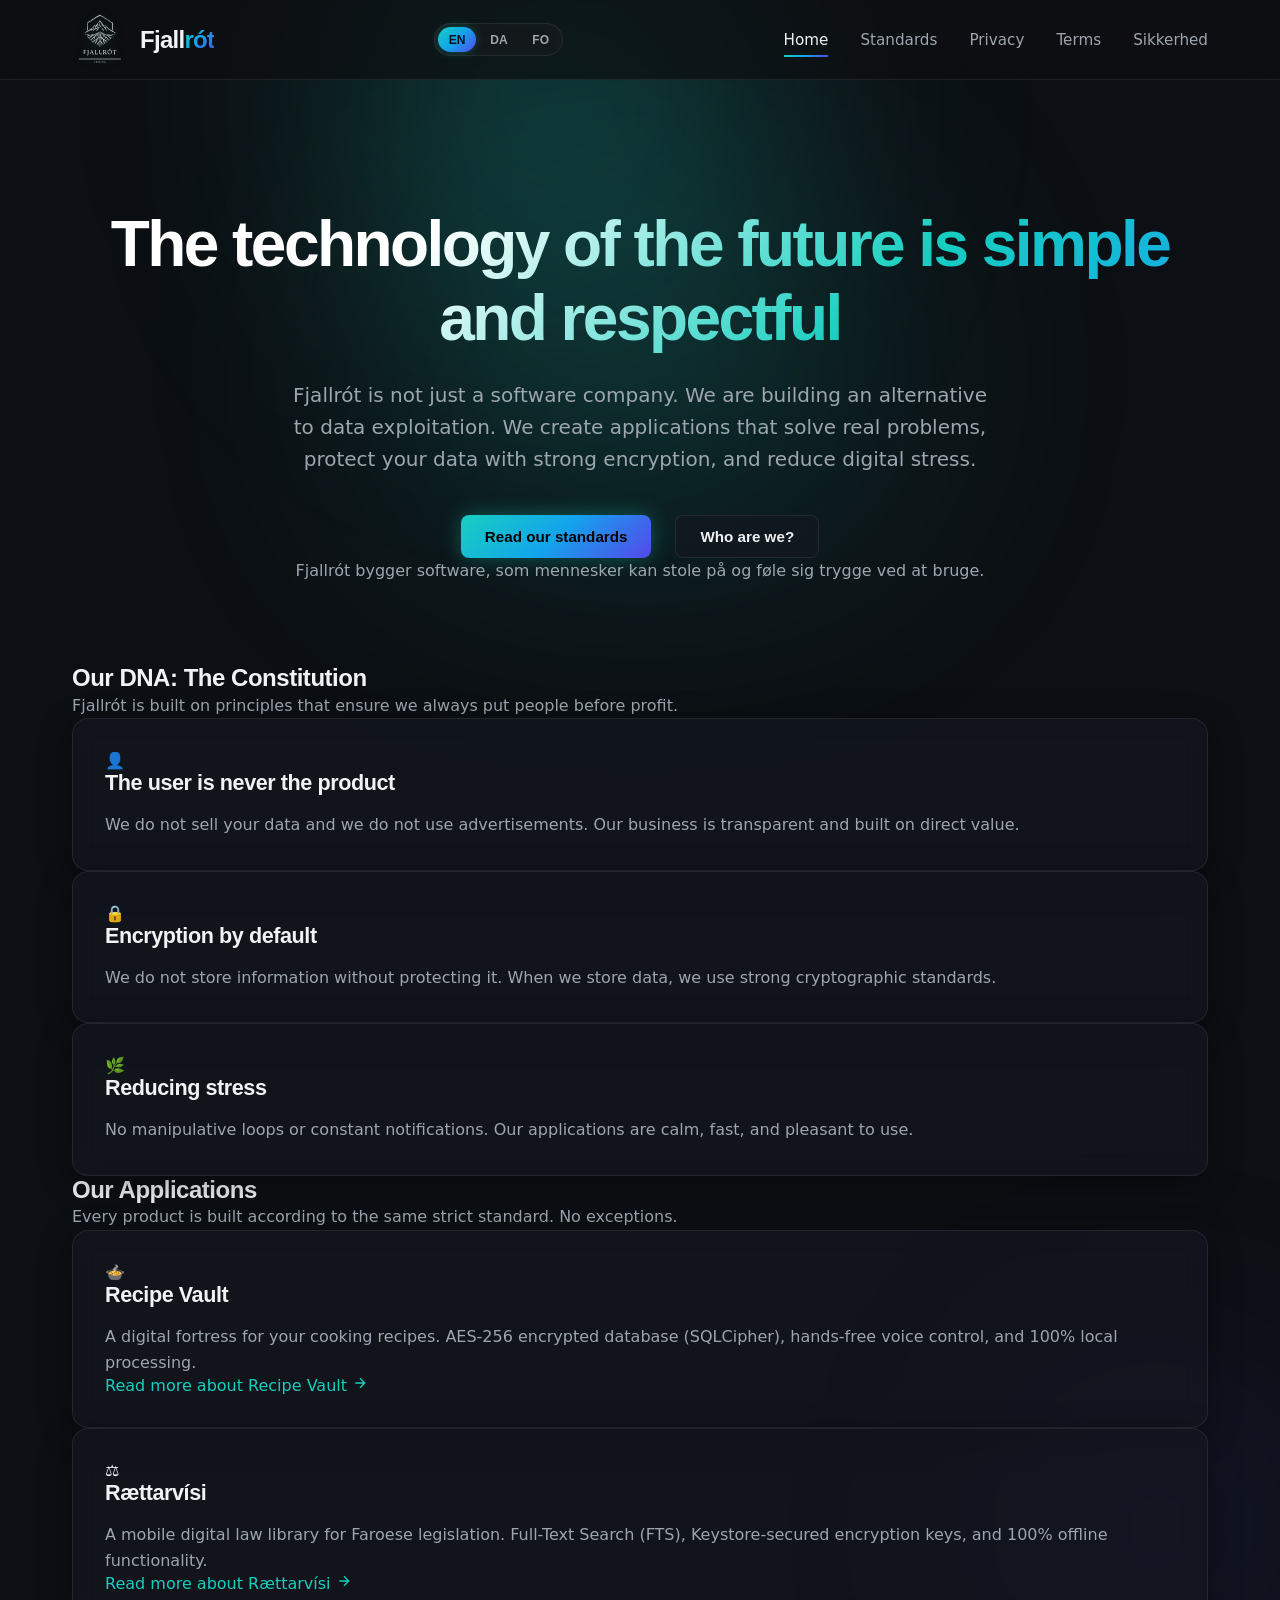
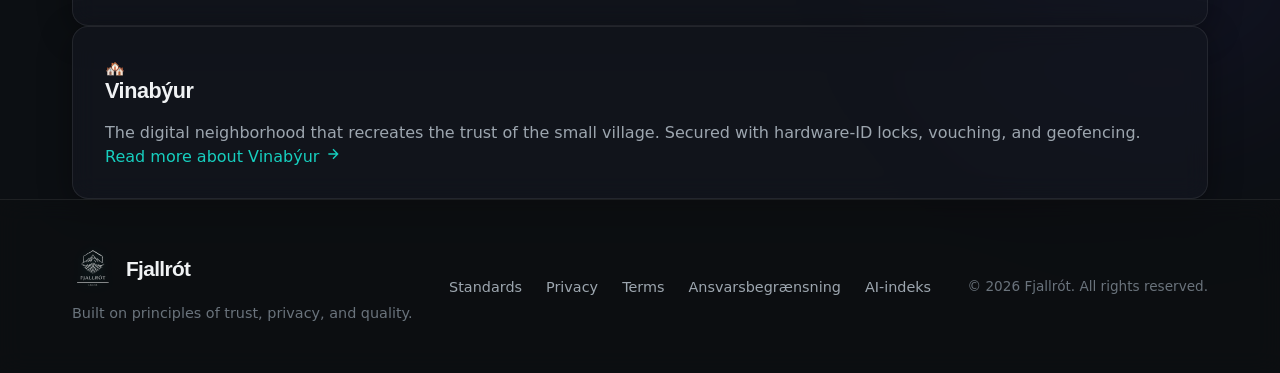
<file: index.html>
<!DOCTYPE html>
<html lang="da">

<head>
    <meta charset="UTF-8">
    <meta http-equiv="Content-Security-Policy" content="default-src 'self'; script-src 'self' https://static.cloudflareinsights.com; style-src 'self'; img-src 'self' data:; connect-src 'self' https://cloudflareinsights.com; manifest-src 'self'; object-src 'none'; base-uri 'self'; form-action 'self'; upgrade-insecure-requests">
    <meta name="referrer" content="no-referrer">

    <meta name="viewport" content="width=device-width, initial-scale=1.0">

    <title>Fjallrót — Software du kan stole på</title>

    <meta name="description" content="Fjallrót bygger pålidelig software med fokus på privatliv, sikkerhed, enkelhed og en rolig brugeroplevelse.">
    <meta name="google-site-verification" content="AhpWqZw-EHjRRwMjivdDF2WdB519p-YWfKk_PlI8Jbs">
    <meta name="robots" content="index, follow">

    <link rel="canonical" href="https://fjallrot.com/">

    <!-- Open Graph -->
    <meta property="og:type" content="website">
    <meta property="og:site_name" content="Fjallrót">
    <meta property="og:title" content="Fjallrót — Software du kan stole på">
    <meta property="og:description" content="Vi bygger software, som mennesker kan stole på og føle sig trygge ved at bruge.">
    <meta property="og:url" content="https://fjallrot.com/">

    <!-- PWA -->
    <link rel="manifest" href="manifest.webmanifest">
    <meta name="theme-color" content="#0d0f12">

    <link rel="icon" type="image/svg+xml" href="assets/images/logo6-1.svg">

    <link rel="apple-touch-icon" href="assets/images/logo6-1.svg">

    <!-- Styles -->
    <link rel="stylesheet" href="assets/css/style.css">
</head>

<body>

    <!-- Header -->
    <header>
        <div class="container header-container">

            <a href="index.html" class="logo-link" aria-label="Gå til Fjallróts forside">
                <img src="assets/images/logo6-1.svg" alt="Fjallrót logo" class="logo-img" width="56" height="56">

                <span class="logo-text">
          Fjall<span>rót</span>
                </span>
            </a>

            <button class="burger-menu" type="button" aria-label="Åbn menu" aria-controls="main-navigation" aria-expanded="false">
        <span class="burger-line" aria-hidden="true"></span>
        <span class="burger-line" aria-hidden="true"></span>
        <span class="burger-line" aria-hidden="true"></span>
      </button>

            <nav id="main-navigation" aria-label="Hovednavigation">
                <ul class="nav-links">
                    <li>
                        <a href="index.html" class="active" aria-current="page" data-i18n="nav_home">
              Hjem
            </a>
                    </li>

                    <li>
                        <a href="standard.html" data-i18n="nav_standards">
              Standarder
            </a>
                    </li>

                    <li>
                        <a href="privacy.html" data-i18n="nav_privacy">
              Privatliv
            </a>
                    </li>

                    <li>
                        <a href="terms.html" data-i18n="nav_terms">
              Betingelser
            </a>
                    </li>

                    <li>
                        <a href="security.html">Sikkerhed</a>
                    </li>
                </ul>
            </nav>

        </div>
    </header>

    <main>

        <!-- Hero -->
        <section class="hero" aria-labelledby="hero-title">
            <div class="hero-gradient-overlay" aria-hidden="true"></div>

            <div class="container">

                <h1 id="hero-title" data-i18n="hero_title">
                    Fremtidens teknologi er enkel og respektfuld
                </h1>

                <p class="subtitle" data-i18n="hero_subtitle">
                    Fjallrót bygger software, der løser virkelige problemer uden at gøre brugerens oplysninger til en forretning. Vores mål er at skabe pålidelige produkter med stærk databeskyttelse, gennemsigtige principper og en rolig brugeroplevelse.
                </p>

                <div class="hero-actions">
                    <a href="standard.html" class="btn btn-primary" data-i18n="btn_read_standards">
            Læs vores standarder
          </a>

                    <a href="#about" class="btn btn-secondary" data-i18n="btn_who_are_we">
            Hvem er vi?
          </a>
                </div>

                <p class="hero-purpose">
                    Fjallrót bygger software, som mennesker kan stole på og føle sig trygge ved at bruge.
                </p>

            </div>
        </section>

        <!-- Constitution and values -->
        <section id="about" class="content-section" aria-labelledby="constitution-title">
            <div class="container">

                <div class="section-heading">
                    <h2 id="constitution-title" data-i18n="const_title">
                        Vores fundament
                    </h2>

                    <p data-i18n="const_subtitle">
                        Fjallrót bygger på klare principper, der hjælper os med at prioritere mennesker, ansvarlighed og langsigtet tillid.
                    </p>
                </div>

                <div class="grid">

                    <article class="card">
                        <div class="card-icon" aria-hidden="true">
                            👤
                        </div>

                        <h3 data-i18n="card_user_title">
                            Brugeren er aldrig produktet
                        </h3>

                        <p data-i18n="card_user_text">
                            Vi sælger ikke brugeroplysninger og bygger ikke vores forretning på reklamer eller skjult profilering. Vores produkter skal skabe direkte og forståelig værdi.
                        </p>
                    </article>

                    <article class="card">
                        <div class="card-icon" aria-hidden="true">
                            🔒
                        </div>

                        <h3 data-i18n="card_sec_title">
                            Databeskyttelse som standard
                        </h3>

                        <p data-i18n="card_sec_text">
                            Når vi opbevarer brugerdata, beskytter vi dem med velafprøvet kryptering, passende adgangskontrol og sikre udviklings- og driftsprocedurer.
                        </p>
                    </article>

                    <article class="card">
                        <div class="card-icon" aria-hidden="true">
                            🌿
                        </div>

                        <h3 data-i18n="card_stress_title">
                            Teknologi skal reducere stress
                        </h3>

                        <p data-i18n="card_stress_text">
                            Vi undgår manipulerende design, unødvendige afbrydelser og konstante notifikationer. Produkterne skal føles rolige, hurtige og behagelige at bruge.
                        </p>
                    </article>

                </div>
            </div>
        </section>

        <!-- Products -->
        <section class="content-section products-section" aria-labelledby="products-title">
            <div class="container">

                <div class="section-heading">
                    <h2 id="products-title" data-i18n="prod_title">
                        Vores applikationer
                    </h2>

                    <p data-i18n="prod_subtitle">
                        Hvert produkt udvikles efter de samme principper om pålidelighed, sikkerhed, privatliv og enkelhed.
                    </p>
                </div>

                <div class="grid">

                    <article class="card">
                        <div class="card-icon" aria-hidden="true">
                            🍲
                        </div>

                        <h3>Recipe Vault</h3>

                        <p data-i18n="card_recipe_desc">
                            En privat opskriftsapp, der udvikles med lokal databehandling, en krypteret database og praktiske funktioner til brug i køkkenet.
                        </p>

                        <a href="standard.html#08-products" class="card-link" aria-label="Læs mere om Recipe Vault">
                            <span data-i18n="card_recipe_more">
                Læs mere
              </span>

                            <svg width="16" height="16" viewBox="0 0 24 24" fill="none" stroke="currentColor" stroke-width="2" aria-hidden="true" focusable="false">
                <path d="M5 12h14M12 5l7 7-7 7"></path>
              </svg>
                        </a>
                    </article>

                    <article class="card">
                        <div class="card-icon" aria-hidden="true">
                            ⚖️
                        </div>

                        <h3>Rættarvísi</h3>

                        <p data-i18n="card_law_desc">
                            Et mobilt digitalt lovbibliotek til færøsk lovgivning med effektiv fuldtekstsøgning, lokal adgang og fokus på beskyttelse af brugerens oplysninger.
                        </p>

                        <a href="standard.html#08-products" class="card-link" aria-label="Læs mere om Rættarvísi">
                            <span data-i18n="card_law_more">
                Læs mere
              </span>

                            <svg width="16" height="16" viewBox="0 0 24 24" fill="none" stroke="currentColor" stroke-width="2" aria-hidden="true" focusable="false">
                <path d="M5 12h14M12 5l7 7-7 7"></path>
              </svg>
                        </a>
                    </article>

                    <article class="card">
                        <div class="card-icon" aria-hidden="true">
                            🏘️
                        </div>

                        <h3>Vinabýur</h3>

                        <p data-i18n="card_neighborhood_desc">
                            Et digitalt lokalsamfund, der skal gøre det nemmere for mennesker at kommunikere, hjælpe hinanden og skabe trygge forbindelser med tydelige adgangsgrænser.
                        </p>

                        <a href="standard.html#08-products" class="card-link" aria-label="Læs mere om Vinabýur">
                            <span data-i18n="card_neighborhood_more">
                Læs mere
              </span>

                            <svg width="16" height="16" viewBox="0 0 24 24" fill="none" stroke="currentColor" stroke-width="2" aria-hidden="true" focusable="false">
                <path d="M5 12h14M12 5l7 7-7 7"></path>
              </svg>
                        </a>
                    </article>

                </div>
            </div>
        </section>

    </main>

    <!-- Footer -->
    <footer>
        <div class="container footer-container">

            <div class="footer-brand">
                <a href="index.html" class="logo-link footer-logo-link" aria-label="Gå til Fjallróts forside">
                    <img src="assets/images/logo6-1.svg" alt="Fjallrót logo" class="logo-img footer-logo-img" width="42" height="42" />

                    <span>
            Fjall<span>rót</span>
                    </span>
                </a>

                <p class="tagline" data-i18n="footer_tagline">
                    Bygget på principper om tillid, privatliv og kvalitet.
                </p>
            </div>

            <nav aria-label="Sidefod">
                <ul class="footer-links">
                    <li>
                        <a href="standard.html" data-i18n="nav_standards">
              Standarder
            </a>
                    </li>

                    <li>
                        <a href="privacy.html" data-i18n="nav_privacy">
              Privatliv
            </a>
                    </li>

                    <li>
                        <a href="terms.html" data-i18n="nav_terms">
              Betingelser
            </a>
                    </li>

                    <li>
                        <a href="legal/disclaimer.html">
              Ansvarsbegrænsning
            </a>
                    </li>

                    <li>
                        <a href="llms.txt">
              AI-indeks
            </a>
                    </li>
                </ul>
            </nav>

            <div class="footer-copy" data-i18n="footer_copy">
                &copy; 2026 Fjallrót. Alle rettigheder forbeholdes.
            </div>

        </div>
    </footer>

    <!-- Scripts -->
    <script src="assets/js/translations.js" defer></script>

    <script src="assets/js/main.js" defer></script>

</body>

</html>
</file>
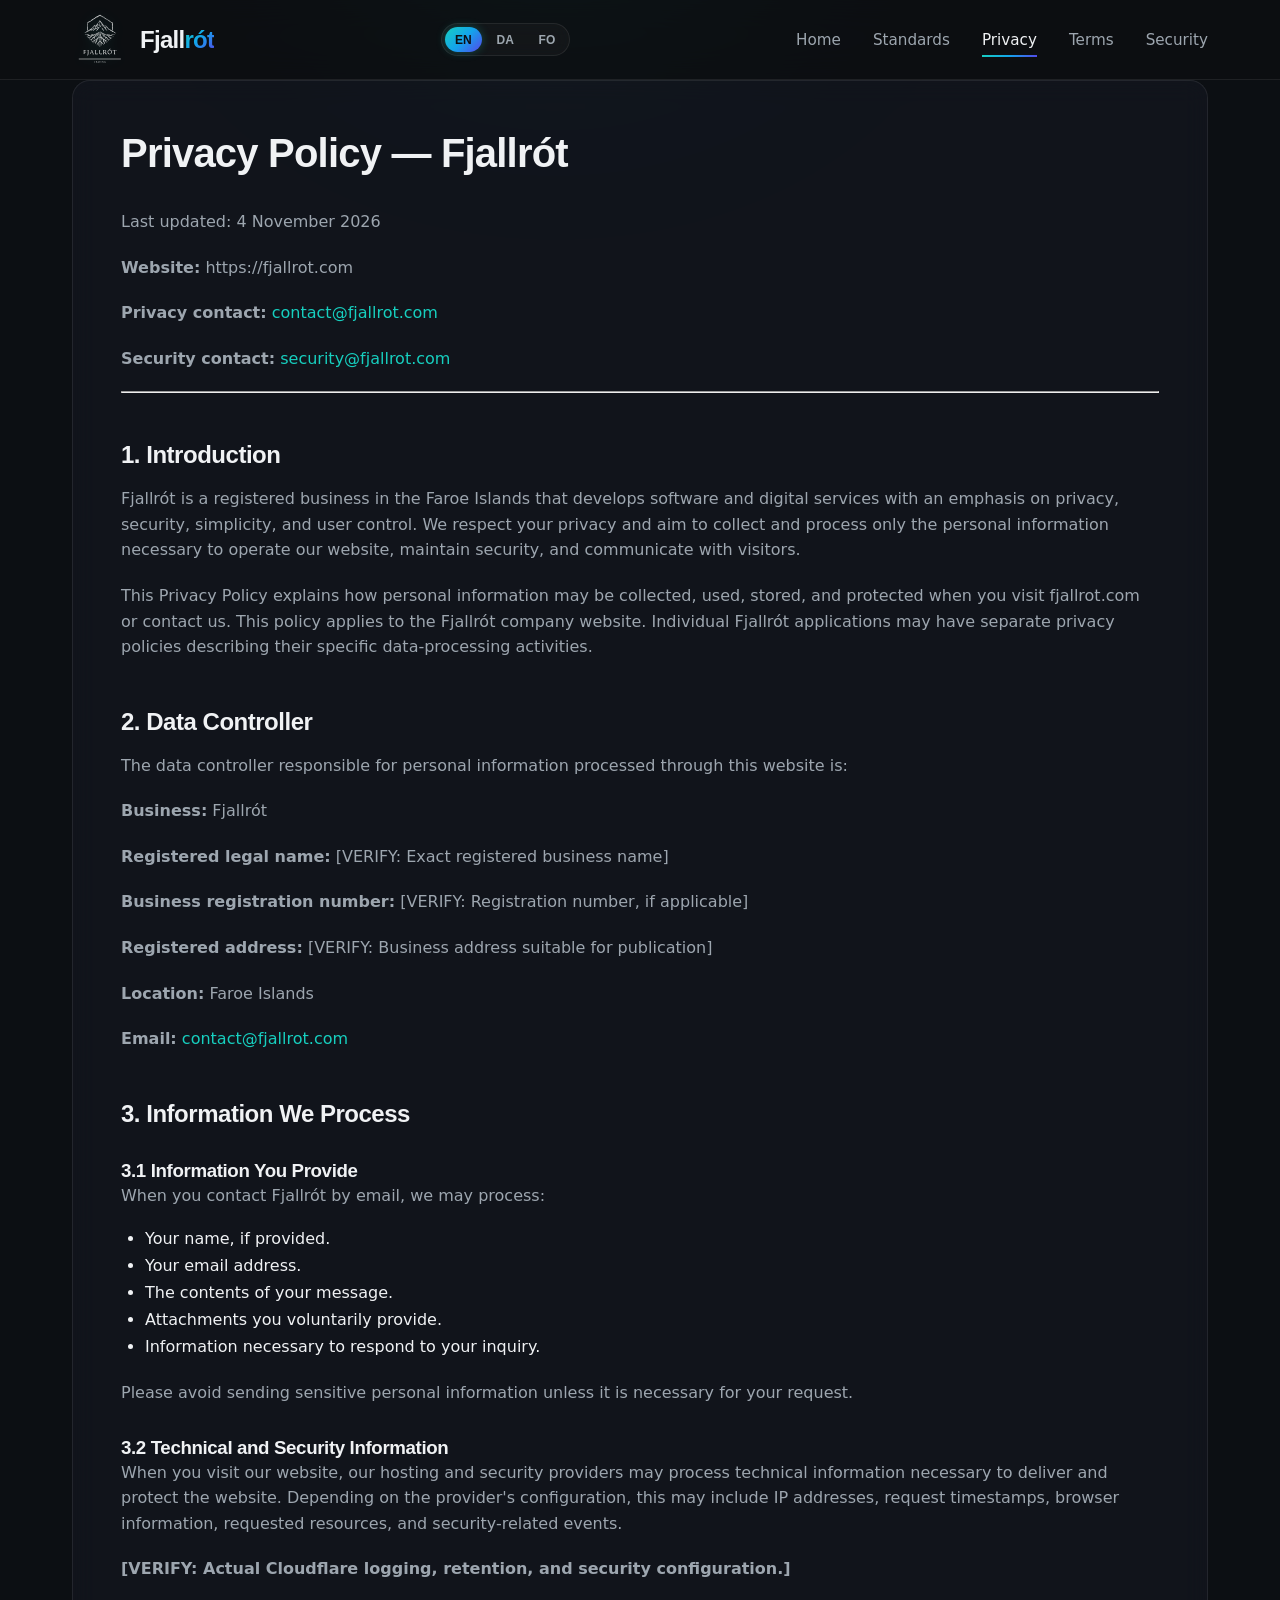
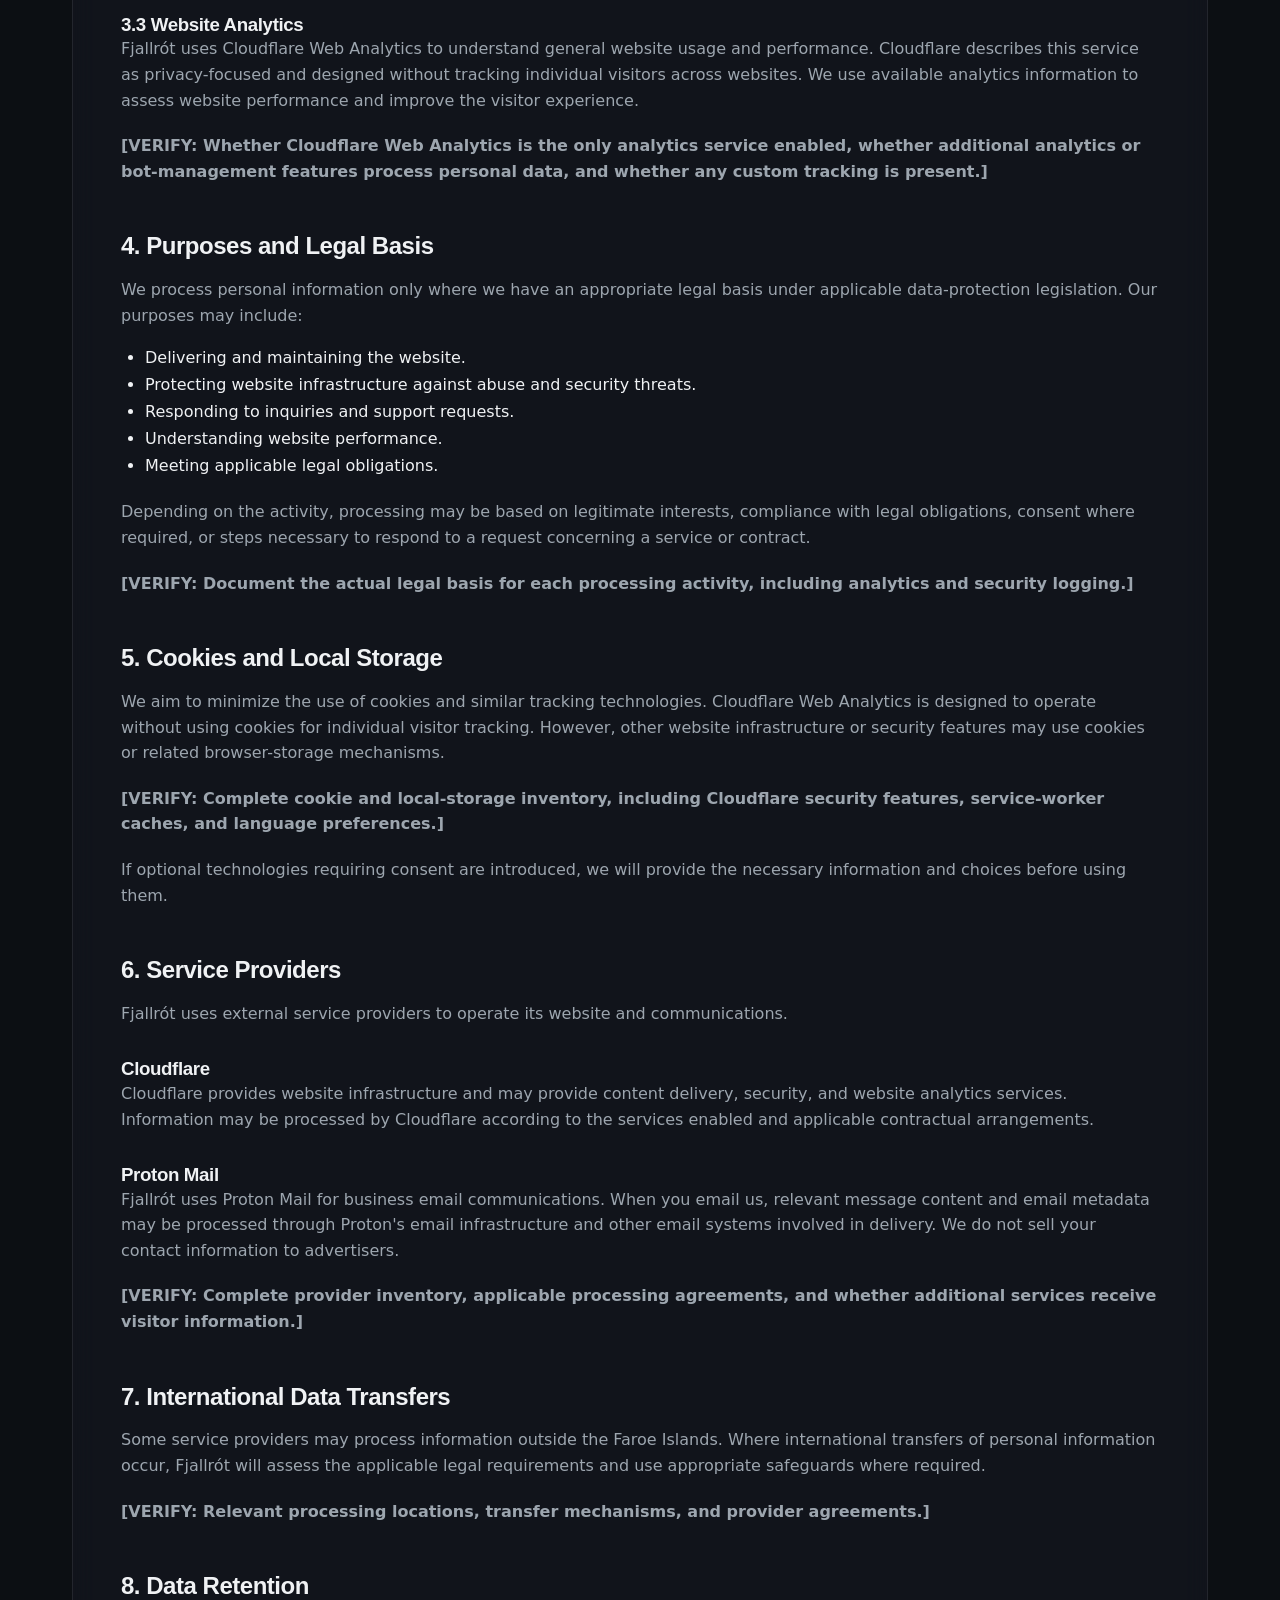
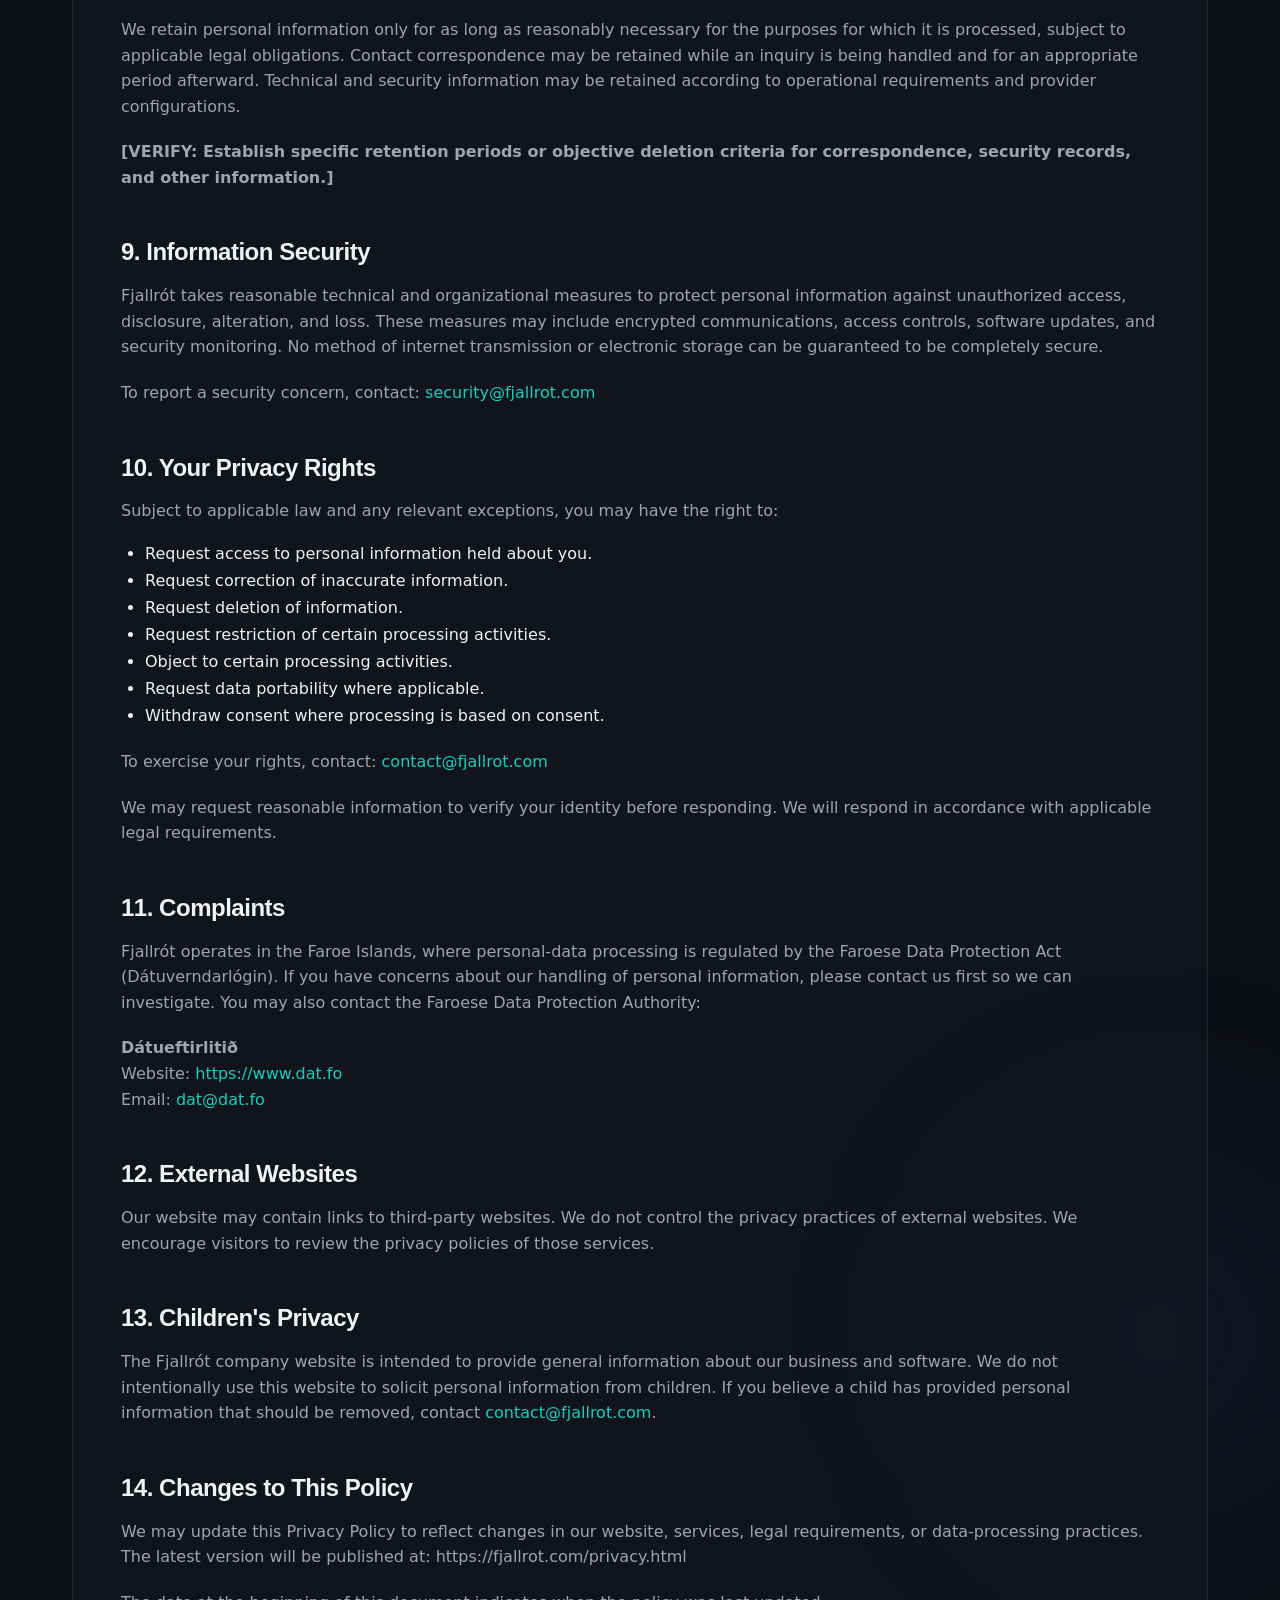
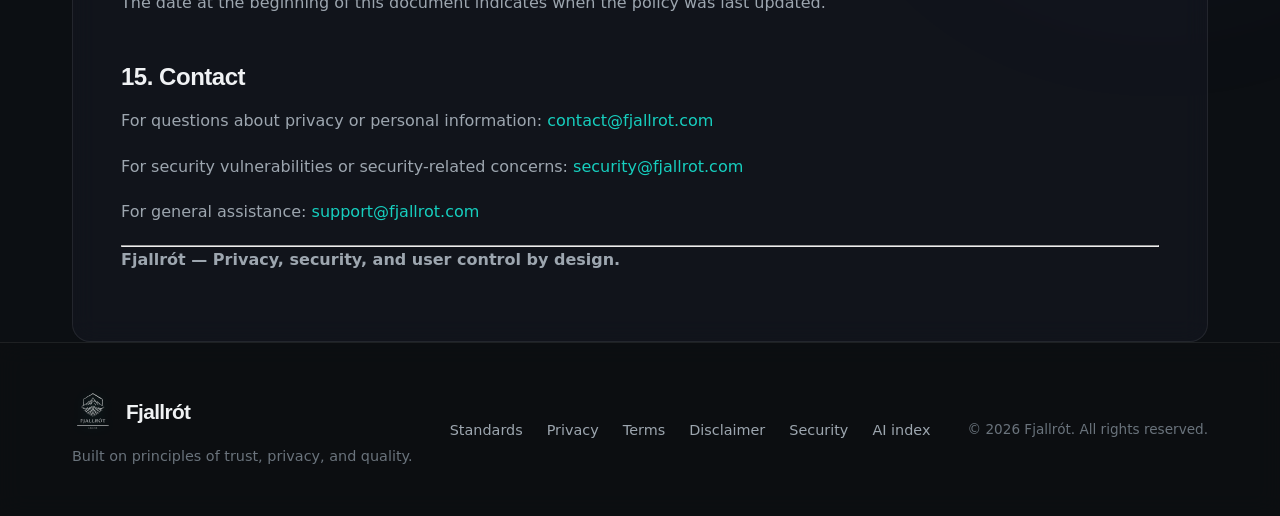
<file: privacy.html>
<!DOCTYPE html>
<html lang="en">

<head>
    <meta charset="UTF-8">
    <meta http-equiv="Content-Security-Policy" content="default-src 'self'; script-src 'self' https://static.cloudflareinsights.com; style-src 'self'; img-src 'self' data:; connect-src 'self' https://cloudflareinsights.com; manifest-src 'self'; object-src 'none'; base-uri 'self'; form-action 'self'; upgrade-insecure-requests">
    <meta name="referrer" content="no-referrer">
    <meta name="viewport" content="width=device-width, initial-scale=1.0">

    <title>Privacy Policy — Fjallrót</title>

    <meta name="description" content="Fjallróts privacy policy. How we protect user data and work with privacy as a core part of our software.">

    <meta name="robots" content="index, follow">

    <link rel="canonical" href="https://fjallrot.com/privacy.html">

    <meta name="theme-color" content="#0d0f12">

    <link rel="manifest" href="manifest.webmanifest">

    <link rel="icon" type="image/svg+xml" href="assets/images/logo6-1.svg">
    <link rel="apple-touch-icon" href="assets/images/logo6-1.svg">

    <link rel="stylesheet" href="assets/css/style.css">
</head>

<body>

    <header>
        <div class="container header-container">
            <a href="index.html" class="logo-link" aria-label="Go to Fjallróts front page">
                <img src="assets/images/logo6-1.svg" alt="Fjallrót logo" class="logo-img" width="56" height="56">
                <span class="logo-text">Fjall<span>rót</span></span>
            </a>

            <button class="burger-menu" type="button" aria-label="Open menu" aria-controls="main-navigation" aria-expanded="false">
                <span class="burger-line" aria-hidden="true"></span>
                <span class="burger-line" aria-hidden="true"></span>
                <span class="burger-line" aria-hidden="true"></span>
            </button>

            <nav id="main-navigation" aria-label="Main navigation">
                <ul class="nav-links">
                    <li><a href="index.html" data-i18n="nav_home">Home</a></li>
                    <li><a href="standard.html" data-i18n="nav_standards">Standards</a></li>
                    <li><a href="privacy.html" class="active" aria-current="page" data-i18n="nav_privacy">Privacy</a></li>
                    <li><a href="terms.html" data-i18n="nav_terms">Terms</a></li>
                    <li><a href="security.html">Security</a></li>
                </ul>
            </nav>
        </div>
    </header>

    <main class="container legal-page">
        <article class="markdown-body">
            <h1>Privacy Policy — Fjallrót</h1>

            <p class="last-updated">Last updated: 4 November 2026</p>

            <p><strong>Website:</strong> https://fjallrot.com</p>
            <p><strong>Privacy contact:</strong> <a href="mailto:contact@fjallrot.com">contact@fjallrot.com</a></p>
            <p><strong>Security contact:</strong> <a href="mailto:security@fjallrot.com">security@fjallrot.com</a></p>

            <hr>

            <h2>1. Introduction</h2>
            <p>Fjallrót is a registered business in the Faroe Islands that develops software and digital services with an emphasis on privacy, security, simplicity, and user control. We respect your privacy and aim to collect and process only the personal information necessary to operate our website, maintain security, and communicate with visitors.</p>
            <p>This Privacy Policy explains how personal information may be collected, used, stored, and protected when you visit fjallrot.com or contact us. This policy applies to the Fjallrót company website. Individual Fjallrót applications may have separate privacy policies describing their specific data-processing activities.</p>

            <h2>2. Data Controller</h2>
            <p>The data controller responsible for personal information processed through this website is:</p>
            <p><strong>Business:</strong> Fjallrót</p>
            <p><strong>Registered legal name:</strong> [VERIFY: Exact registered business name]</p>
            <p><strong>Business registration number:</strong> [VERIFY: Registration number, if applicable]</p>
            <p><strong>Registered address:</strong> [VERIFY: Business address suitable for publication]</p>
            <p><strong>Location:</strong> Faroe Islands</p>
            <p><strong>Email:</strong> <a href="mailto:contact@fjallrot.com">contact@fjallrot.com</a></p>

            <h2>3. Information We Process</h2>
            <h3>3.1 Information You Provide</h3>
            <p>When you contact Fjallrót by email, we may process:</p>
            <ul>
                <li>Your name, if provided.</li>
                <li>Your email address.</li>
                <li>The contents of your message.</li>
                <li>Attachments you voluntarily provide.</li>
                <li>Information necessary to respond to your inquiry.</li>
            </ul>
            <p>Please avoid sending sensitive personal information unless it is necessary for your request.</p>

            <h3>3.2 Technical and Security Information</h3>
            <p>When you visit our website, our hosting and security providers may process technical information necessary to deliver and protect the website. Depending on the provider's configuration, this may include IP addresses, request timestamps, browser information, requested resources, and security-related events.</p>
            <p><strong>[VERIFY: Actual Cloudflare logging, retention, and security configuration.]</strong></p>

            <h3>3.3 Website Analytics</h3>
            <p>Fjallrót uses Cloudflare Web Analytics to understand general website usage and performance. Cloudflare describes this service as privacy-focused and designed without tracking individual visitors across websites. We use available analytics information to assess website performance and improve the visitor experience.</p>
            <p><strong>[VERIFY: Whether Cloudflare Web Analytics is the only analytics service enabled, whether additional analytics or bot-management features process personal data, and whether any custom tracking is present.]</strong></p>

            <h2>4. Purposes and Legal Basis</h2>
            <p>We process personal information only where we have an appropriate legal basis under applicable data-protection legislation. Our purposes may include:</p>
            <ul>
                <li>Delivering and maintaining the website.</li>
                <li>Protecting website infrastructure against abuse and security threats.</li>
                <li>Responding to inquiries and support requests.</li>
                <li>Understanding website performance.</li>
                <li>Meeting applicable legal obligations.</li>
            </ul>
            <p>Depending on the activity, processing may be based on legitimate interests, compliance with legal obligations, consent where required, or steps necessary to respond to a request concerning a service or contract.</p>
            <p><strong>[VERIFY: Document the actual legal basis for each processing activity, including analytics and security logging.]</strong></p>

            <h2>5. Cookies and Local Storage</h2>
            <p>We aim to minimize the use of cookies and similar tracking technologies. Cloudflare Web Analytics is designed to operate without using cookies for individual visitor tracking. However, other website infrastructure or security features may use cookies or related browser-storage mechanisms.</p>
            <p><strong>[VERIFY: Complete cookie and local-storage inventory, including Cloudflare security features, service-worker caches, and language preferences.]</strong></p>
            <p>If optional technologies requiring consent are introduced, we will provide the necessary information and choices before using them.</p>

            <h2>6. Service Providers</h2>
            <p>Fjallrót uses external service providers to operate its website and communications.</p>
            <h3>Cloudflare</h3>
            <p>Cloudflare provides website infrastructure and may provide content delivery, security, and website analytics services. Information may be processed by Cloudflare according to the services enabled and applicable contractual arrangements.</p>
            <h3>Proton Mail</h3>
            <p>Fjallrót uses Proton Mail for business email communications. When you email us, relevant message content and email metadata may be processed through Proton's email infrastructure and other email systems involved in delivery. We do not sell your contact information to advertisers.</p>
            <p><strong>[VERIFY: Complete provider inventory, applicable processing agreements, and whether additional services receive visitor information.]</strong></p>

            <h2>7. International Data Transfers</h2>
            <p>Some service providers may process information outside the Faroe Islands. Where international transfers of personal information occur, Fjallrót will assess the applicable legal requirements and use appropriate safeguards where required.</p>
            <p><strong>[VERIFY: Relevant processing locations, transfer mechanisms, and provider agreements.]</strong></p>

            <h2>8. Data Retention</h2>
            <p>We retain personal information only for as long as reasonably necessary for the purposes for which it is processed, subject to applicable legal obligations. Contact correspondence may be retained while an inquiry is being handled and for an appropriate period afterward. Technical and security information may be retained according to operational requirements and provider configurations.</p>
            <p><strong>[VERIFY: Establish specific retention periods or objective deletion criteria for correspondence, security records, and other information.]</strong></p>

            <h2>9. Information Security</h2>
            <p>Fjallrót takes reasonable technical and organizational measures to protect personal information against unauthorized access, disclosure, alteration, and loss. These measures may include encrypted communications, access controls, software updates, and security monitoring. No method of internet transmission or electronic storage can be guaranteed to be completely secure.</p>
            <p>To report a security concern, contact: <a href="mailto:security@fjallrot.com">security@fjallrot.com</a></p>

            <h2>10. Your Privacy Rights</h2>
            <p>Subject to applicable law and any relevant exceptions, you may have the right to:</p>
            <ul>
                <li>Request access to personal information held about you.</li>
                <li>Request correction of inaccurate information.</li>
                <li>Request deletion of information.</li>
                <li>Request restriction of certain processing activities.</li>
                <li>Object to certain processing activities.</li>
                <li>Request data portability where applicable.</li>
                <li>Withdraw consent where processing is based on consent.</li>
            </ul>
            <p>To exercise your rights, contact: <a href="mailto:contact@fjallrot.com">contact@fjallrot.com</a></p>
            <p>We may request reasonable information to verify your identity before responding. We will respond in accordance with applicable legal requirements.</p>

            <h2>11. Complaints</h2>
            <p>Fjallrót operates in the Faroe Islands, where personal-data processing is regulated by the Faroese Data Protection Act (Dátuverndarlógin). If you have concerns about our handling of personal information, please contact us first so we can investigate. You may also contact the Faroese Data Protection Authority:</p>
            <p><strong>Dátueftirlitið</strong><br>Website: <a href="https://www.dat.fo" target="_blank" rel="noopener noreferrer">https://www.dat.fo</a><br>Email: <a href="mailto:dat@dat.fo">dat@dat.fo</a></p>

            <h2>12. External Websites</h2>
            <p>Our website may contain links to third-party websites. We do not control the privacy practices of external websites. We encourage visitors to review the privacy policies of those services.</p>

            <h2>13. Children's Privacy</h2>
            <p>The Fjallrót company website is intended to provide general information about our business and software. We do not intentionally use this website to solicit personal information from children. If you believe a child has provided personal information that should be removed, contact <a href="mailto:contact@fjallrot.com">contact@fjallrot.com</a>.</p>

            <h2>14. Changes to This Policy</h2>
            <p>We may update this Privacy Policy to reflect changes in our website, services, legal requirements, or data-processing practices. The latest version will be published at: https://fjallrot.com/privacy.html</p>
            <p>The date at the beginning of this document indicates when the policy was last updated.</p>

            <h2>15. Contact</h2>
            <p>For questions about privacy or personal information: <a href="mailto:contact@fjallrot.com">contact@fjallrot.com</a></p>
            <p>For security vulnerabilities or security-related concerns: <a href="mailto:security@fjallrot.com">security@fjallrot.com</a></p>
            <p>For general assistance: <a href="mailto:support@fjallrot.com">support@fjallrot.com</a></p>

            <hr>
            <p><strong>Fjallrót — Privacy, security, and user control by design.</strong></p>
        </article>
    </main>

    <footer>
        <div class="container footer-container">
            <div class="footer-brand">
                <a href="index.html" class="logo-link footer-logo-link" aria-label="Go to Fjallróts front page">
                    <img src="assets/images/logo6-1.svg" alt="Fjallrót logo" class="logo-img footer-logo-img" width="42" height="42">
                    <span>Fjall<span>rót</span></span>
                </a>
                <p class="tagline" data-i18n="footer_tagline">Built on principles of trust, privacy, and quality.</p>
            </div>

            <nav aria-label="Footer">
                <ul class="footer-links">
                    <li><a href="standard.html" data-i18n="nav_standards">Standards</a></li>
                    <li><a href="privacy.html" data-i18n="nav_privacy">Privacy</a></li>
                    <li><a href="terms.html" data-i18n="nav_terms">Terms</a></li>
                    <li><a href="legal/disclaimer.html">Disclaimer</a></li>
                    <li><a href="security.html">Security</a></li>
                    <li><a href="llms.txt">AI index</a></li>
                </ul>
            </nav>

            <div class="footer-copy" data-i18n="footer_copy">&copy; 2026 Fjallrót. All rights reserved.</div>
        </div>
    </footer>

    <script src="assets/js/translations.js" defer></script>
    <script src="assets/js/main.js" defer></script>
</body>

</html>
</file>
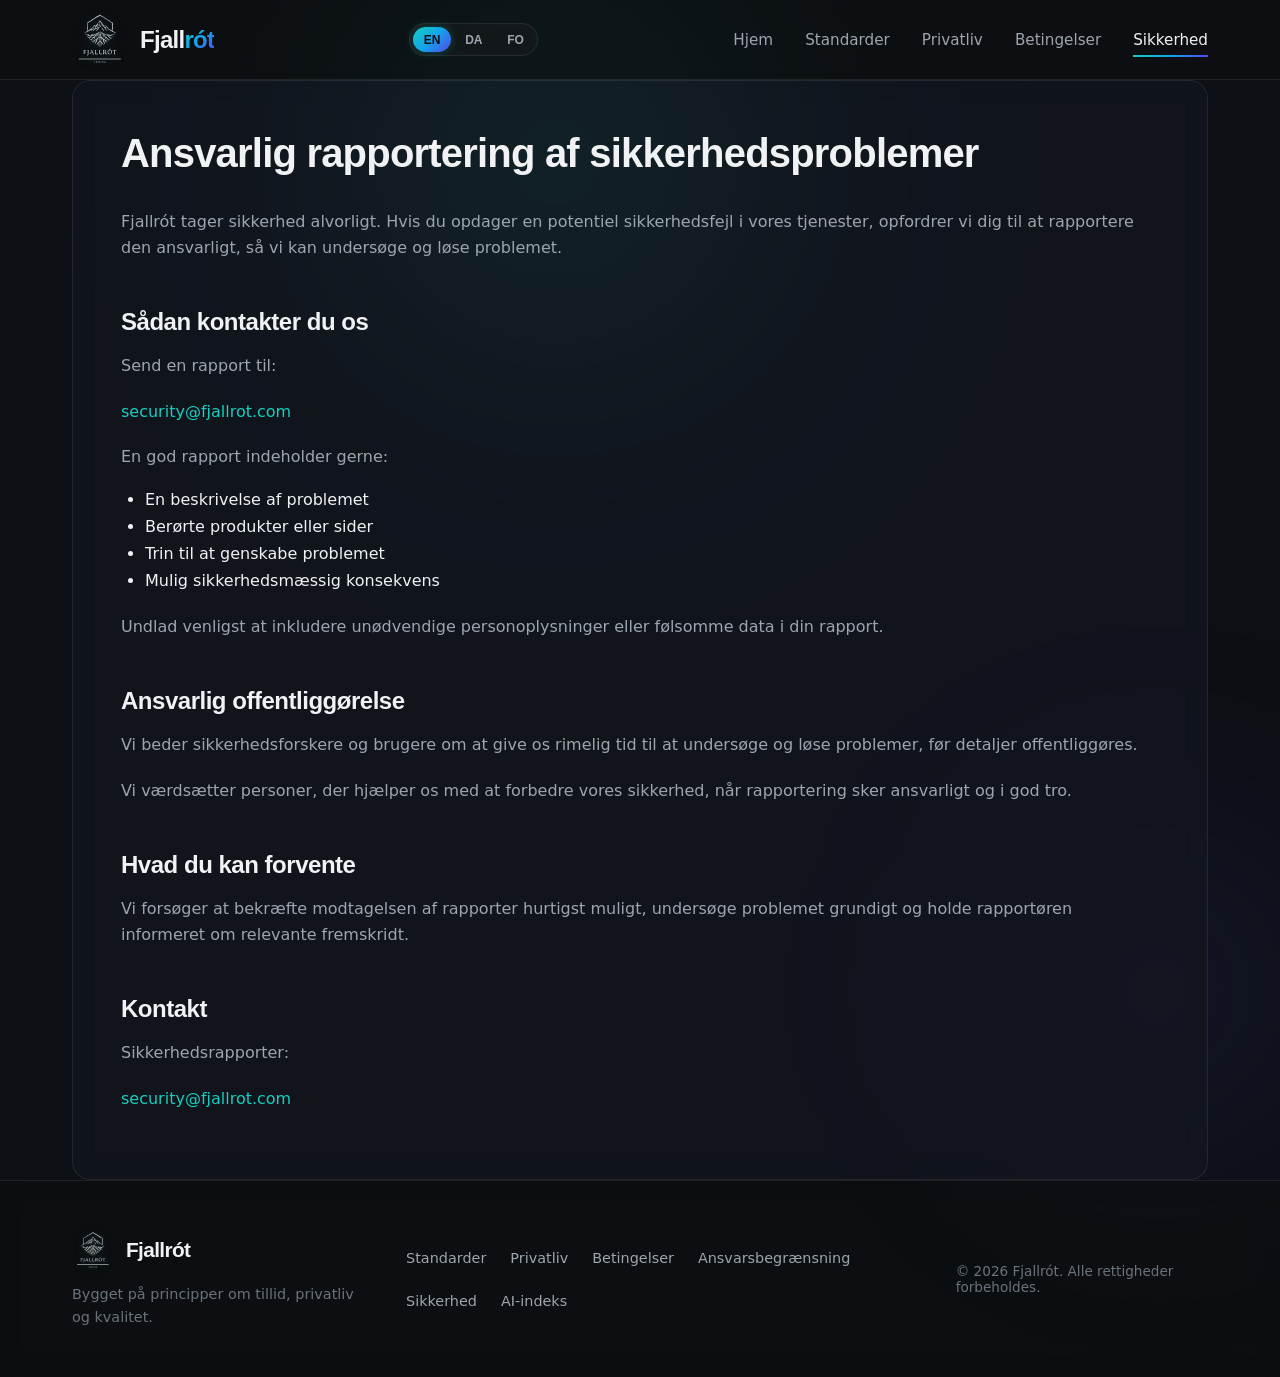
<file: security.html>
<!DOCTYPE html>
<html lang="da">

<head>

    <meta charset="UTF-8">
    <meta http-equiv="Content-Security-Policy" content="default-src 'self'; script-src 'self' https://static.cloudflareinsights.com; style-src 'self'; img-src 'self' data:; connect-src 'self' https://cloudflareinsights.com; manifest-src 'self'; object-src 'none'; base-uri 'self'; form-action 'self'; upgrade-insecure-requests">
    <meta name="referrer" content="no-referrer">

    <meta name="viewport" content="width=device-width, initial-scale=1.0">

    <title>
        Sikkerhed — Fjallrót
    </title>


    <meta name="description" content="Rapportér sikkerhedsproblemer ansvarligt til Fjallrót.">


    <meta name="robots" content="index, follow">


    <link rel="canonical" href="https://fjallrot.com/security.html">


    <meta name="theme-color" content="#0d0f12">


    <link rel="manifest" href="manifest.webmanifest">


    <link rel="icon" type="image/svg+xml" href="assets/images/logo6-1.svg">


    <link rel="stylesheet" href="assets/css/style.css">

</head>



<body>



    <header>

        <div class="container header-container">


            <a href="index.html" class="logo-link" aria-label="Gå til Fjallróts forside">


                <img src="assets/images/logo6-1.svg" alt="Fjallrót logo" class="logo-img" width="56" height="56">


                <span class="logo-text">
Fjall<span>rót</span>
                </span>


            </a>





            <button class="burger-menu" type="button" aria-label="Åbn menu" aria-controls="main-navigation" aria-expanded="false">

<span class="burger-line"></span>
<span class="burger-line"></span>
<span class="burger-line"></span>

</button>





            <nav id="main-navigation" aria-label="Hovednavigation">


                <ul class="nav-links">


                    <li>
                        <a href="index.html">
Hjem
</a>
                    </li>


                    <li>
                        <a href="standard.html">
Standarder
</a>
                    </li>


                    <li>
                        <a href="privacy.html">
Privatliv
</a>
                    </li>


                    <li>
                        <a href="terms.html">
Betingelser
</a>
                    </li>


                    <li>
                        <a href="security.html" class="active" aria-current="page">
Sikkerhed
</a>
                    </li>


                </ul>


            </nav>


        </div>


    </header>







    <main class="container legal-page">


        <article class="markdown-body">



            <h1>
                Ansvarlig rapportering af sikkerhedsproblemer
            </h1>



            <p>
                Fjallrót tager sikkerhed alvorligt. Hvis du opdager en potentiel sikkerhedsfejl i vores tjenester, opfordrer vi dig til at rapportere den ansvarligt, så vi kan undersøge og løse problemet.
            </p>



            <h2>
                Sådan kontakter du os
            </h2>



            <p>
                Send en rapport til:
            </p>



            <p>
                <a href="mailto:security@fjallrot.com">
security@fjallrot.com
</a>
            </p>



            <p>
                En god rapport indeholder gerne:
            </p>



            <ul>

                <li>
                    En beskrivelse af problemet
                </li>

                <li>
                    Berørte produkter eller sider
                </li>

                <li>
                    Trin til at genskabe problemet
                </li>

                <li>
                    Mulig sikkerhedsmæssig konsekvens
                </li>

            </ul>



            <p>
                Undlad venligst at inkludere unødvendige personoplysninger eller følsomme data i din rapport.
            </p>





            <h2>
                Ansvarlig offentliggørelse
            </h2>



            <p>
                Vi beder sikkerhedsforskere og brugere om at give os rimelig tid til at undersøge og løse problemer, før detaljer offentliggøres.
            </p>



            <p>
                Vi værdsætter personer, der hjælper os med at forbedre vores sikkerhed, når rapportering sker ansvarligt og i god tro.
            </p>





            <h2>
                Hvad du kan forvente
            </h2>



            <p>
                Vi forsøger at bekræfte modtagelsen af rapporter hurtigst muligt, undersøge problemet grundigt og holde rapportøren informeret om relevante fremskridt.
            </p>



            <h2>
                Kontakt
            </h2>



            <p>
                Sikkerhedsrapporter:
            </p>


            <p>
                <a href="mailto:security@fjallrot.com">
security@fjallrot.com
</a>
            </p>



        </article>


    </main>







    <footer>


        <div class="container footer-container">


            <div class="footer-brand">


                <a href="index.html" class="logo-link footer-logo-link">


                    <img src="assets/images/logo6-1.svg" alt="Fjallrót logo" class="logo-img footer-logo-img" width="42" height="42">


                    <span>
Fjall<span>rót</span>
                    </span>


                </a>


                <p class="tagline">

                    Bygget på principper om tillid, privatliv og kvalitet.

                </p>


            </div>





            <ul class="footer-links">


                <li>
                    <a href="standard.html">
Standarder
</a>
                </li>


                <li>
                    <a href="privacy.html">
Privatliv
</a>
                </li>


                <li>
                    <a href="terms.html">
Betingelser
</a>
                </li>


                <li>
                    <a href="legal/disclaimer.html">
Ansvarsbegrænsning
</a>
                </li>


                <li>
                    <a href="security.html">
Sikkerhed
</a>
                </li>


                <li>
                    <a href="llms.txt">
AI-indeks
</a>
                </li>


            </ul>





            <div class="footer-copy">

                © 2026 Fjallrót. Alle rettigheder forbeholdes.

            </div>



        </div>


    </footer>






    <script src="assets/js/translations.js" defer></script>

    <script src="assets/js/main.js" defer></script>


</body>

</html>
</file>
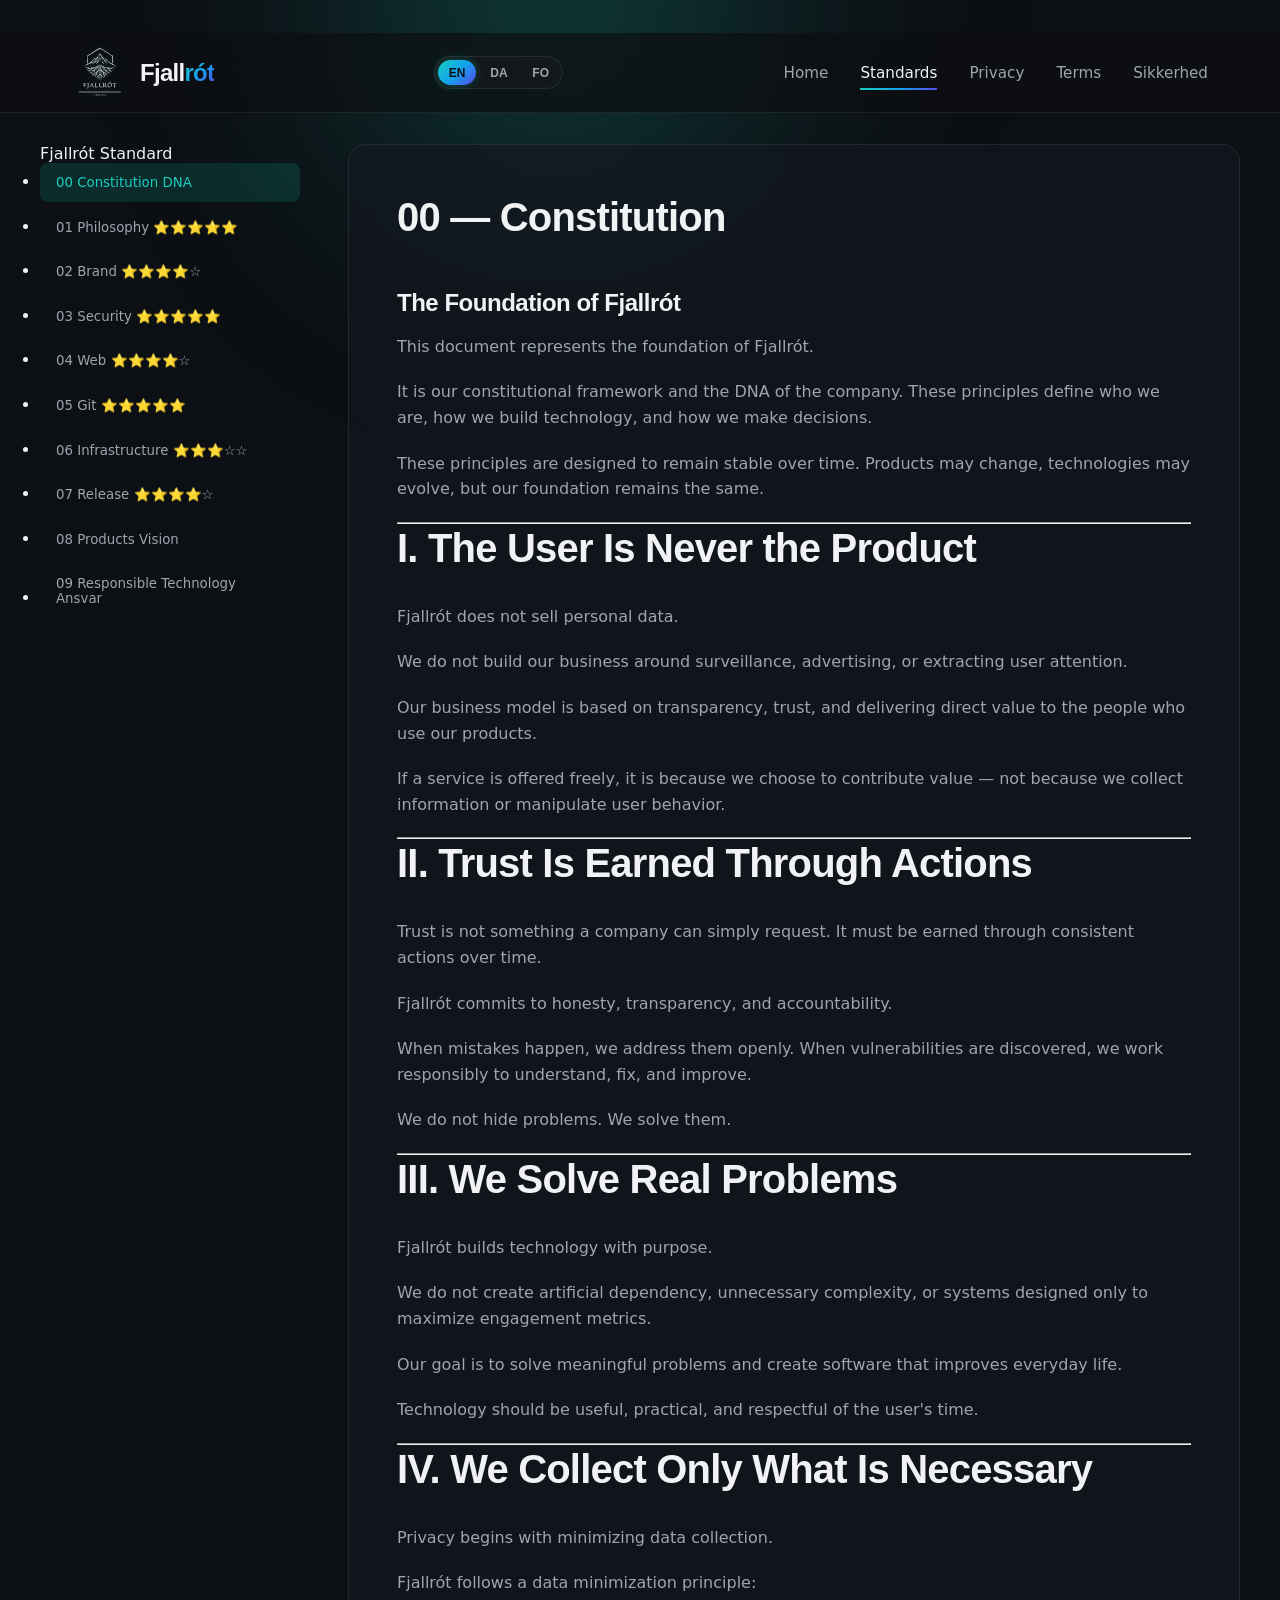
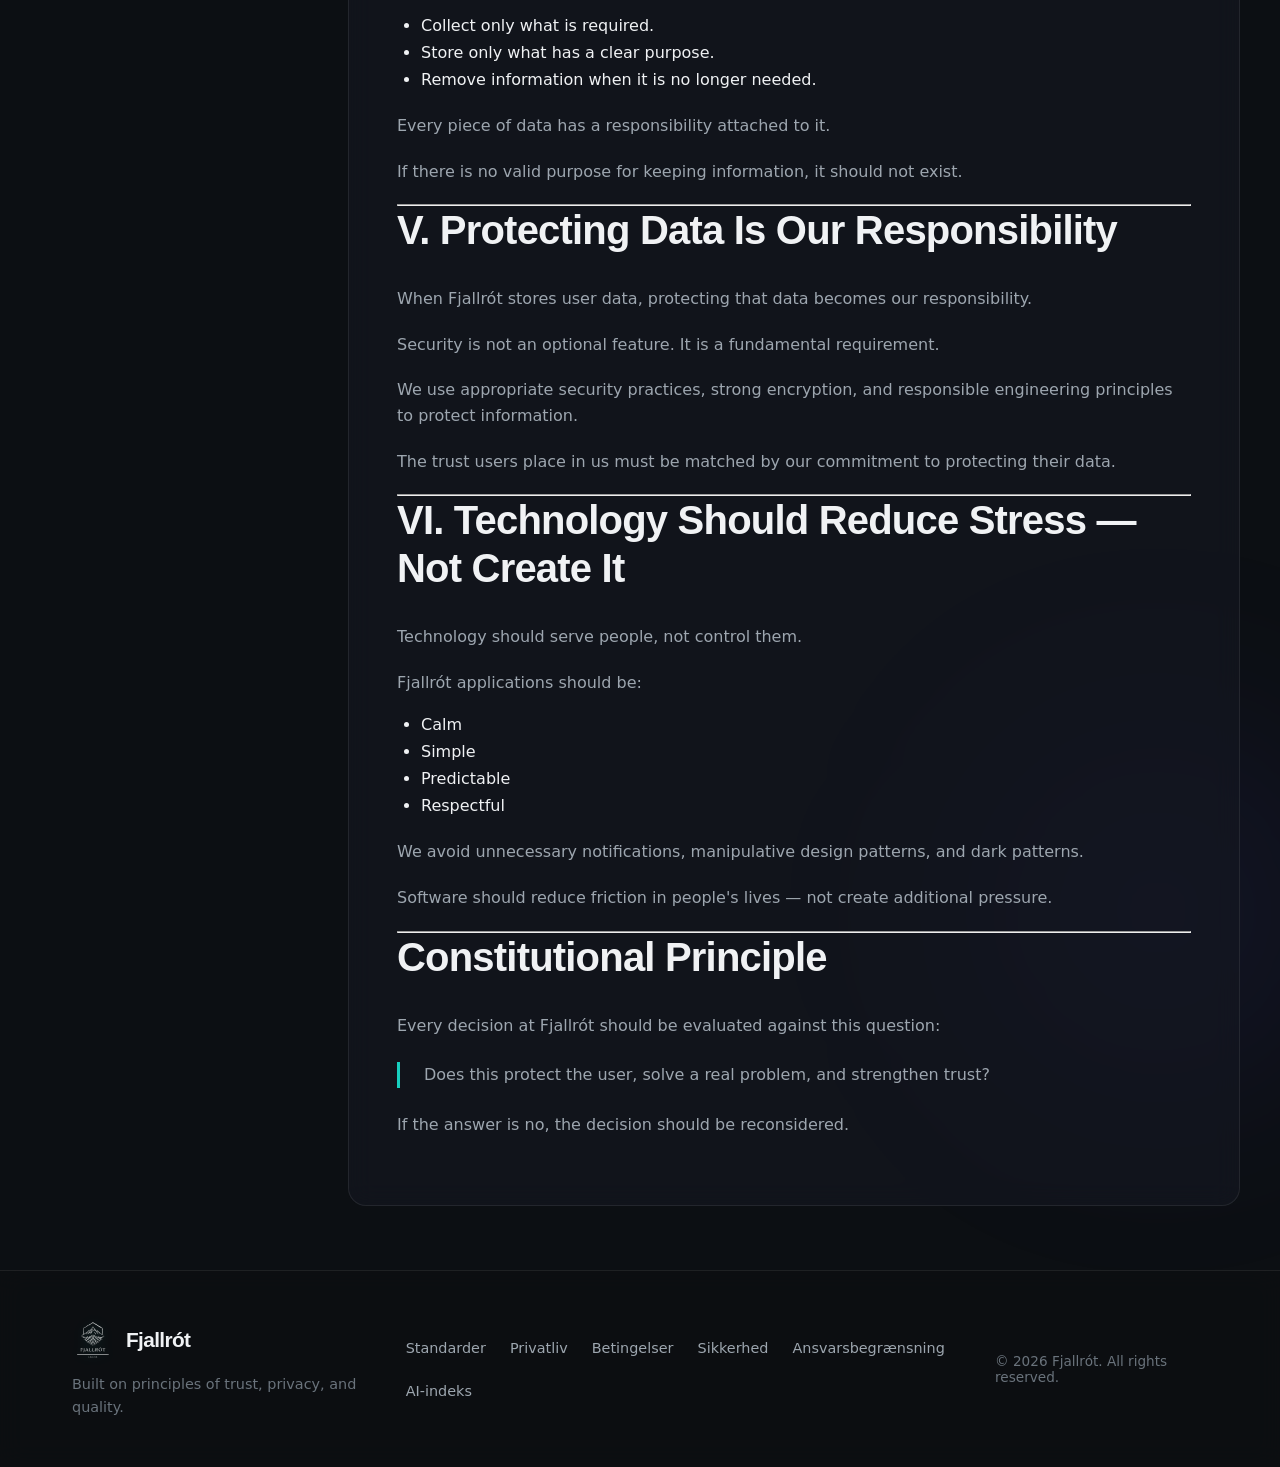
<file: standard.html>
<!DOCTYPE html>
<html lang="da">

<head>

    <meta charset="UTF-8">
    <meta http-equiv="Content-Security-Policy" content="default-src 'self'; script-src 'self' https://static.cloudflareinsights.com; style-src 'self'; img-src 'self' data:; connect-src 'self' https://cloudflareinsights.com; manifest-src 'self'; object-src 'none'; base-uri 'self'; form-action 'self'; upgrade-insecure-requests">
    <meta name="referrer" content="no-referrer">

    <meta name="viewport" content="width=device-width, initial-scale=1.0">


    <title>
        The Fjallrót Standard — Dokumentation og principper
    </title>


    <meta name="description" content="Det officielle Fjallrót standardbibliotek for principper, sikkerhed, webstandarder, produktudvikling og ansvarlig teknologi.">


    <meta name="robots" content="index, follow">


    <link rel="canonical" href="https://fjallrot.com/standard.html">


    <!-- PWA -->

    <link rel="manifest" href="manifest.webmanifest">

    <meta name="theme-color" content="#0d0f12">


    <!-- Icons -->

    <link rel="icon" type="image/svg+xml" href="assets/images/logo6-1.svg">

    <link rel="apple-touch-icon" href="assets/images/logo6-1.svg">


    <!-- Styles -->

    <link rel="stylesheet" href="assets/css/style.css">


</head>



<body>



    <header>

        <div class="container header-container">


            <a href="index.html" class="logo-link" aria-label="Gå til Fjallróts forside">


                <img src="assets/images/logo6-1.svg" alt="Fjallrót logo" class="logo-img" width="56" height="56">


                <span class="logo-text">
                Fjall<span>rót</span>
                </span>


            </a>





            <button class="burger-menu" type="button" aria-label="Åbn menu" aria-controls="main-navigation" aria-expanded="false">


            <span class="burger-line" aria-hidden="true"></span>

            <span class="burger-line" aria-hidden="true"></span>

            <span class="burger-line" aria-hidden="true"></span>


        </button>





            <nav id="main-navigation" aria-label="Hovednavigation">


                <ul class="nav-links">


                    <li>
                        <a href="index.html" data-i18n="nav_home">
                        Hjem
                    </a>
                    </li>



                    <li>
                        <a href="standard.html" class="active" aria-current="page" data-i18n="nav_standards">
                        Standarder
                    </a>
                    </li>



                    <li>
                        <a href="privacy.html" data-i18n="nav_privacy">
                        Privatliv
                    </a>
                    </li>



                    <li>
                        <a href="terms.html" data-i18n="nav_terms">
                        Betingelser
                    </a>
                    </li>



                    <li>
                        <a href="security.html">
                        Sikkerhed
                    </a>
                    </li>


                </ul>


            </nav>


        </div>


    </header>







    <main class="container standard-layout">





        <aside class="standard-sidebar" aria-label="Fjallrót Standard kapitler">


            <div class="sidebar-title">

                Fjallrót Standard

            </div>





            <ul class="sidebar-menu">


                <li>

                    <button data-doc="00-constitution" class="active" aria-pressed="true">

                    <span>
                        00 Constitution
                    </span>

                    <span class="badge">
                        DNA
                    </span>

                </button>

                </li>





                <li>

                    <button data-doc="01-philosophy" aria-pressed="false">

                    <span>
                        01 Philosophy
                    </span>

                    <span class="badge">
                        ⭐⭐⭐⭐⭐
                    </span>

                </button>

                </li>





                <li>

                    <button data-doc="02-brand" aria-pressed="false">

                    <span>
                        02 Brand
                    </span>

                    <span class="badge">
                        ⭐⭐⭐⭐☆
                    </span>

                </button>

                </li>





                <li>

                    <button data-doc="03-security" aria-pressed="false">

                    <span>
                        03 Security
                    </span>

                    <span class="badge">
                        ⭐⭐⭐⭐⭐
                    </span>

                </button>

                </li>





                <li>

                    <button data-doc="04-web" aria-pressed="false">

                    <span>
                        04 Web
                    </span>

                    <span class="badge">
                        ⭐⭐⭐⭐☆
                    </span>

                </button>

                </li>





                <li>

                    <button data-doc="05-git" aria-pressed="false">

                    <span>
                        05 Git
                    </span>

                    <span class="badge">
                        ⭐⭐⭐⭐⭐
                    </span>

                </button>

                </li>





                <li>

                    <button data-doc="06-infrastructure" aria-pressed="false">

                    <span>
                        06 Infrastructure
                    </span>

                    <span class="badge">
                        ⭐⭐⭐☆☆
                    </span>

                </button>

                </li>





                <li>

                    <button data-doc="07-release" aria-pressed="false">

                    <span>
                        07 Release
                    </span>

                    <span class="badge">
                        ⭐⭐⭐⭐☆
                    </span>

                </button>

                </li>





                <li>

                    <button data-doc="08-products" aria-pressed="false">

                    <span>
                        08 Products
                    </span>

                    <span class="badge">
                        Vision
                    </span>

                </button>

                </li>





                <li>

                    <button data-doc="09-ethics" aria-pressed="false">

                    <span>
                        09 Responsible Technology
                    </span>

                    <span class="badge">
                        Ansvar
                    </span>

                </button>

                </li>




            </ul>



        </aside>









        <section class="standard-content">


            <div class="markdown-body">


                <div class="spinner-container">


                    <div class="spinner"></div>


                    <p class="loading-text">

                        Forbereder visning...

                    </p>


                </div>


            </div>


        </section>



    </main>









    <footer>


        <div class="container footer-container">



            <div class="footer-brand">


                <a href="index.html" class="logo-link footer-logo-link">


                    <img src="assets/images/logo6-1.svg" alt="Fjallrót logo" class="logo-img footer-logo-img" width="42" height="42">


                    <span>
                    Fjall<span>rót</span>
                    </span>


                </a>





                <p class="tagline" data-i18n="footer_tagline">

                    Bygget på principper om tillid, privatliv og kvalitet.

                </p>



            </div>







            <ul class="footer-links">


                <li>
                    <a href="standard.html">
                    Standarder
                </a>
                </li>


                <li>
                    <a href="privacy.html">
                    Privatliv
                </a>
                </li>


                <li>
                    <a href="terms.html">
                    Betingelser
                </a>
                </li>


                <li>
                    <a href="security.html">
                    Sikkerhed
                </a>
                </li>


                <li>
                    <a href="legal/disclaimer.html">
                    Ansvarsbegrænsning
                </a>
                </li>


                <li>
                    <a href="llms.txt">
                    AI-indeks
                </a>
                </li>


            </ul>







            <div class="footer-copy" data-i18n="footer_copy">

                © 2026 Fjallrót. Alle rettigheder forbeholdes.

            </div>



        </div>


    </footer>







    <script src="assets/js/translations.js" defer></script>

    <script src="assets/js/main.js" defer></script>

    <script src="assets/js/standard.js" defer></script>



</body>

</html>
</file>
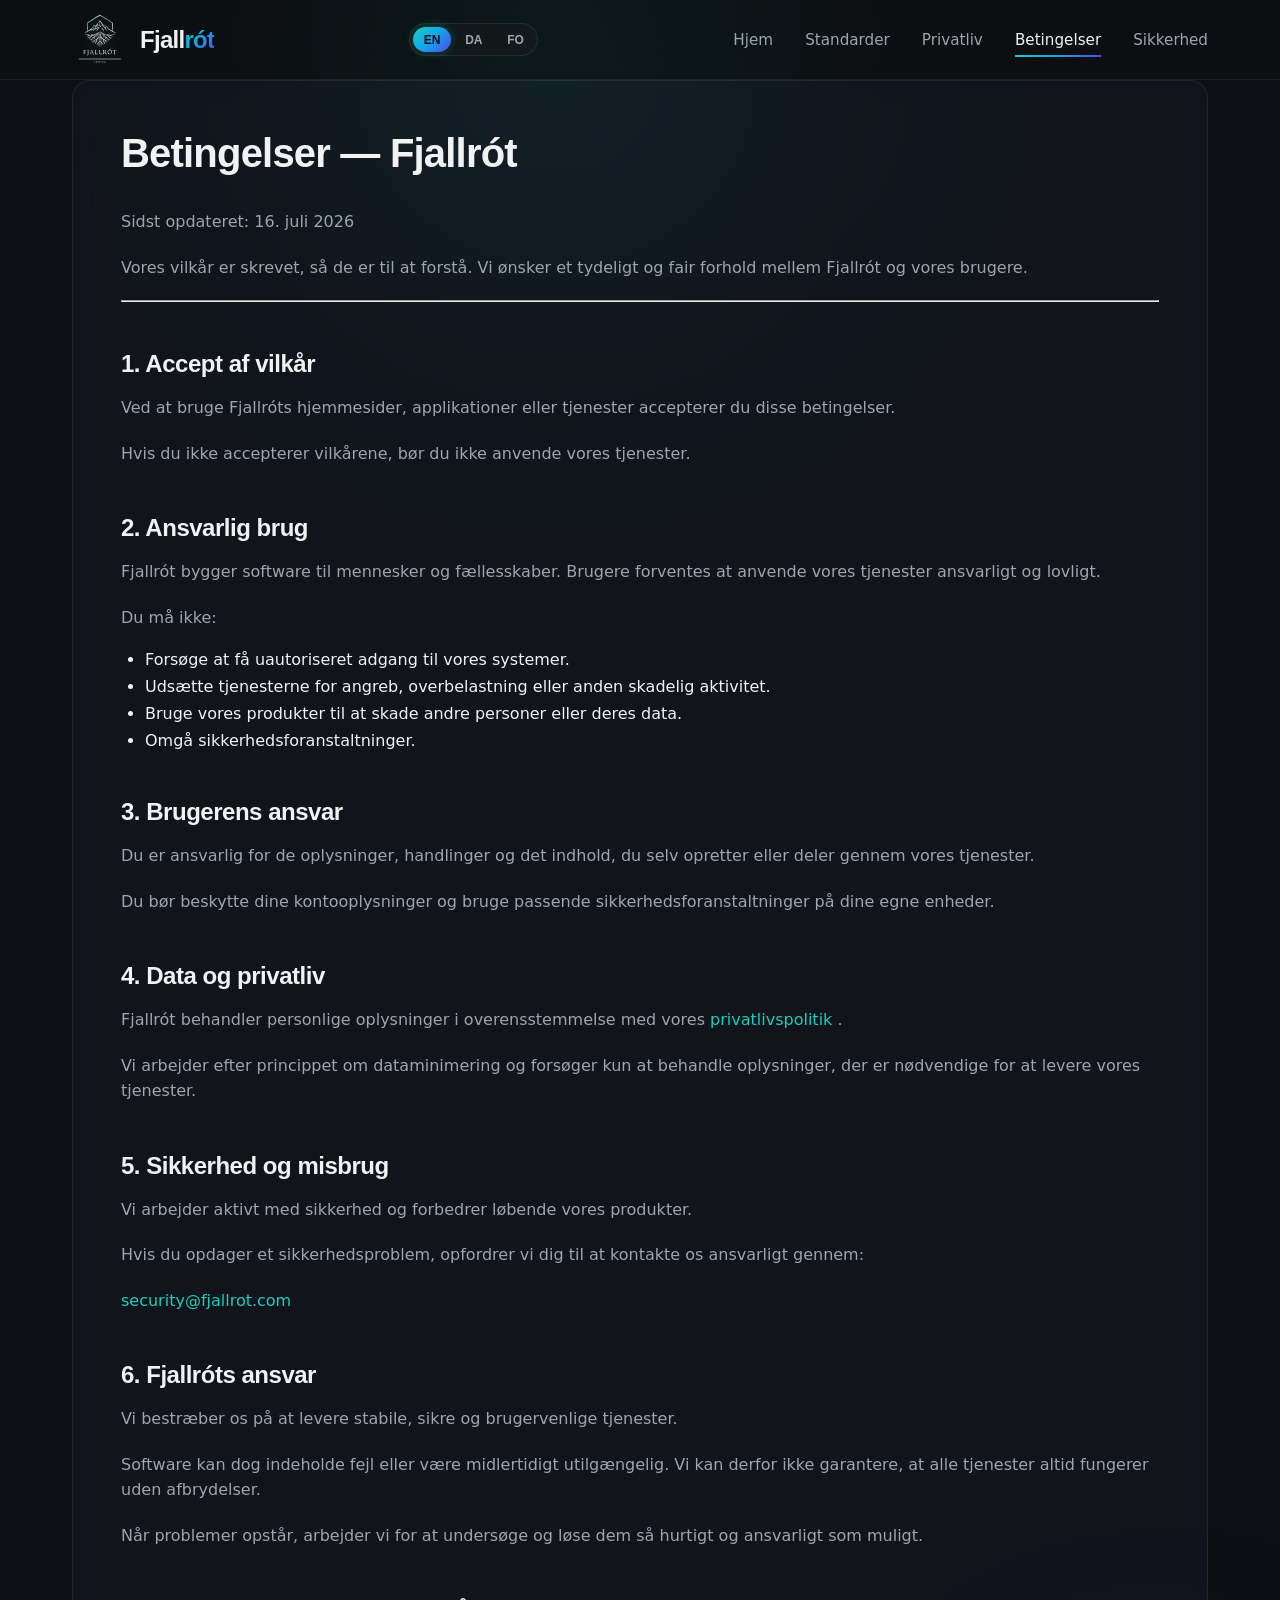
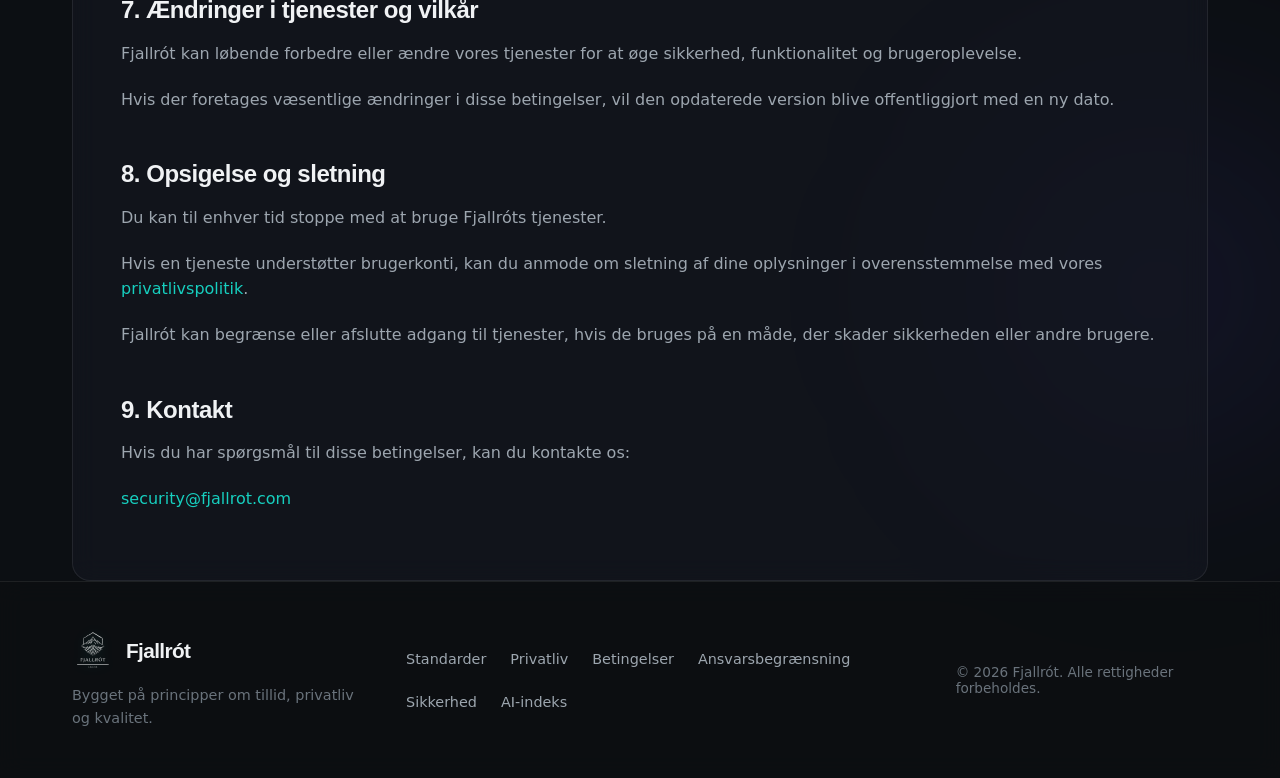
<file: terms.html>
<!DOCTYPE html>
<html lang="da">

<head>

    <meta charset="UTF-8">
    <meta http-equiv="Content-Security-Policy" content="default-src 'self'; script-src 'self' https://static.cloudflareinsights.com; style-src 'self'; img-src 'self' data:; connect-src 'self' https://cloudflareinsights.com; manifest-src 'self'; object-src 'none'; base-uri 'self'; form-action 'self'; upgrade-insecure-requests">
    <meta name="referrer" content="no-referrer">

    <meta name="viewport" content="width=device-width, initial-scale=1.0">

    <title>
        Betingelser — Fjallrót
    </title>


    <meta name="description" content="Servicevilkår for Fjallróts tjenester og applikationer. Klare og forståelige regler for ansvarlig brug.">


    <meta name="robots" content="index, follow">


    <link rel="canonical" href="https://fjallrot.com/terms.html">


    <meta name="theme-color" content="#0d0f12">


    <link rel="manifest" href="manifest.webmanifest">


    <link rel="icon" type="image/svg+xml" href="assets/images/logo6-1.svg">


    <link rel="apple-touch-icon" href="assets/images/logo6-1.svg">


    <link rel="stylesheet" href="assets/css/style.css">

</head>



<body>



    <header>

        <div class="container header-container">


            <a href="index.html" class="logo-link" aria-label="Gå til Fjallróts forside">


                <img src="assets/images/logo6-1.svg" alt="Fjallrót logo" class="logo-img" width="56" height="56">


                <span class="logo-text">
Fjall<span>rót</span>
                </span>


            </a>





            <button class="burger-menu" type="button" aria-label="Åbn menu" aria-controls="main-navigation" aria-expanded="false">

<span class="burger-line"></span>
<span class="burger-line"></span>
<span class="burger-line"></span>

</button>





            <nav id="main-navigation" aria-label="Hovednavigation">


                <ul class="nav-links">


                    <li>
                        <a href="index.html">
Hjem
</a>
                    </li>


                    <li>
                        <a href="standard.html">
Standarder
</a>
                    </li>


                    <li>
                        <a href="privacy.html">
Privatliv
</a>
                    </li>


                    <li>
                        <a href="terms.html" class="active" aria-current="page">
Betingelser
</a>
                    </li>


                    <li>
                        <a href="security.html">
Sikkerhed
</a>
                    </li>


                </ul>


            </nav>


        </div>


    </header>







    <main class="container legal-page">


        <article class="markdown-body">



            <h1>
                Betingelser — Fjallrót
            </h1>



            <p class="last-updated">

                Sidst opdateret: 16. juli 2026

            </p>



            <p>
                Vores vilkår er skrevet, så de er til at forstå. Vi ønsker et tydeligt og fair forhold mellem Fjallrót og vores brugere.
            </p>



            <hr>





            <h2>
                1. Accept af vilkår
            </h2>


            <p>
                Ved at bruge Fjallróts hjemmesider, applikationer eller tjenester accepterer du disse betingelser.
            </p>


            <p>
                Hvis du ikke accepterer vilkårene, bør du ikke anvende vores tjenester.
            </p>





            <h2>
                2. Ansvarlig brug
            </h2>


            <p>
                Fjallrót bygger software til mennesker og fællesskaber. Brugere forventes at anvende vores tjenester ansvarligt og lovligt.
            </p>


            <p>
                Du må ikke:
            </p>



            <ul>

                <li>
                    Forsøge at få uautoriseret adgang til vores systemer.
                </li>

                <li>
                    Udsætte tjenesterne for angreb, overbelastning eller anden skadelig aktivitet.
                </li>

                <li>
                    Bruge vores produkter til at skade andre personer eller deres data.
                </li>

                <li>
                    Omgå sikkerhedsforanstaltninger.
                </li>

            </ul>





            <h2>
                3. Brugerens ansvar
            </h2>


            <p>
                Du er ansvarlig for de oplysninger, handlinger og det indhold, du selv opretter eller deler gennem vores tjenester.
            </p>


            <p>
                Du bør beskytte dine kontooplysninger og bruge passende sikkerhedsforanstaltninger på dine egne enheder.
            </p>





            <h2>
                4. Data og privatliv
            </h2>


            <p>
                Fjallrót behandler personlige oplysninger i overensstemmelse med vores
                <a href="privacy.html">
privatlivspolitik
</a>.
            </p>


            <p>
                Vi arbejder efter princippet om dataminimering og forsøger kun at behandle oplysninger, der er nødvendige for at levere vores tjenester.
            </p>





            <h2>
                5. Sikkerhed og misbrug
            </h2>


            <p>
                Vi arbejder aktivt med sikkerhed og forbedrer løbende vores produkter.
            </p>


            <p>
                Hvis du opdager et sikkerhedsproblem, opfordrer vi dig til at kontakte os ansvarligt gennem:
            </p>


            <p>
                <a href="mailto:security@fjallrot.com">
security@fjallrot.com
</a>
            </p>

            <h2>6. Fjallróts ansvar</h2>
            <p>Vi bestræber os på at levere stabile, sikre og brugervenlige tjenester.</p>
            <p>Software kan dog indeholde fejl eller være midlertidigt utilgængelig. Vi kan derfor ikke garantere, at alle tjenester altid fungerer uden afbrydelser.</p>
            <p>Når problemer opstår, arbejder vi for at undersøge og løse dem så hurtigt og ansvarligt som muligt.</p>

            <h2>7. Ændringer i tjenester og vilkår</h2>
            <p>Fjallrót kan løbende forbedre eller ændre vores tjenester for at øge sikkerhed, funktionalitet og brugeroplevelse.</p>
            <p>Hvis der foretages væsentlige ændringer i disse betingelser, vil den opdaterede version blive offentliggjort med en ny dato.</p>

            <h2>8. Opsigelse og sletning</h2>
            <p>Du kan til enhver tid stoppe med at bruge Fjallróts tjenester.</p>
            <p>Hvis en tjeneste understøtter brugerkonti, kan du anmode om sletning af dine oplysninger i overensstemmelse med vores <a href="privacy.html">privatlivspolitik</a>.</p>
            <p>Fjallrót kan begrænse eller afslutte adgang til tjenester, hvis de bruges på en måde, der skader sikkerheden eller andre brugere.</p>

            <h2>9. Kontakt</h2>
            <p>Hvis du har spørgsmål til disse betingelser, kan du kontakte os:</p>
            <p><a href="mailto:security@fjallrot.com">security@fjallrot.com</a></p>

        </article>
    </main>

    <footer>
        <div class="container footer-container">
            <div class="footer-brand">
                <a href="index.html" class="logo-link footer-logo-link">
                    <img src="assets/images/logo6-1.svg" alt="Fjallrót logo" class="logo-img footer-logo-img" width="42" height="42">
                    <span>Fjall<span>rót</span></span>
                </a>
                <p class="tagline">Bygget på principper om tillid, privatliv og kvalitet.</p>
            </div>
            <ul class="footer-links">
                <li><a href="standard.html">Standarder</a></li>
                <li><a href="privacy.html">Privatliv</a></li>
                <li><a href="terms.html">Betingelser</a></li>
                <li><a href="legal/disclaimer.html">Ansvarsbegrænsning</a></li>
                <li><a href="security.html">Sikkerhed</a></li>
                <li><a href="llms.txt">AI-indeks</a></li>
            </ul>
            <div class="footer-copy">&copy; 2026 Fjallrót. Alle rettigheder forbeholdes.</div>
        </div>
    </footer>

    <script src="assets/js/translations.js" defer></script>
    <script src="assets/js/main.js" defer></script>
</body>

</html>
</file>
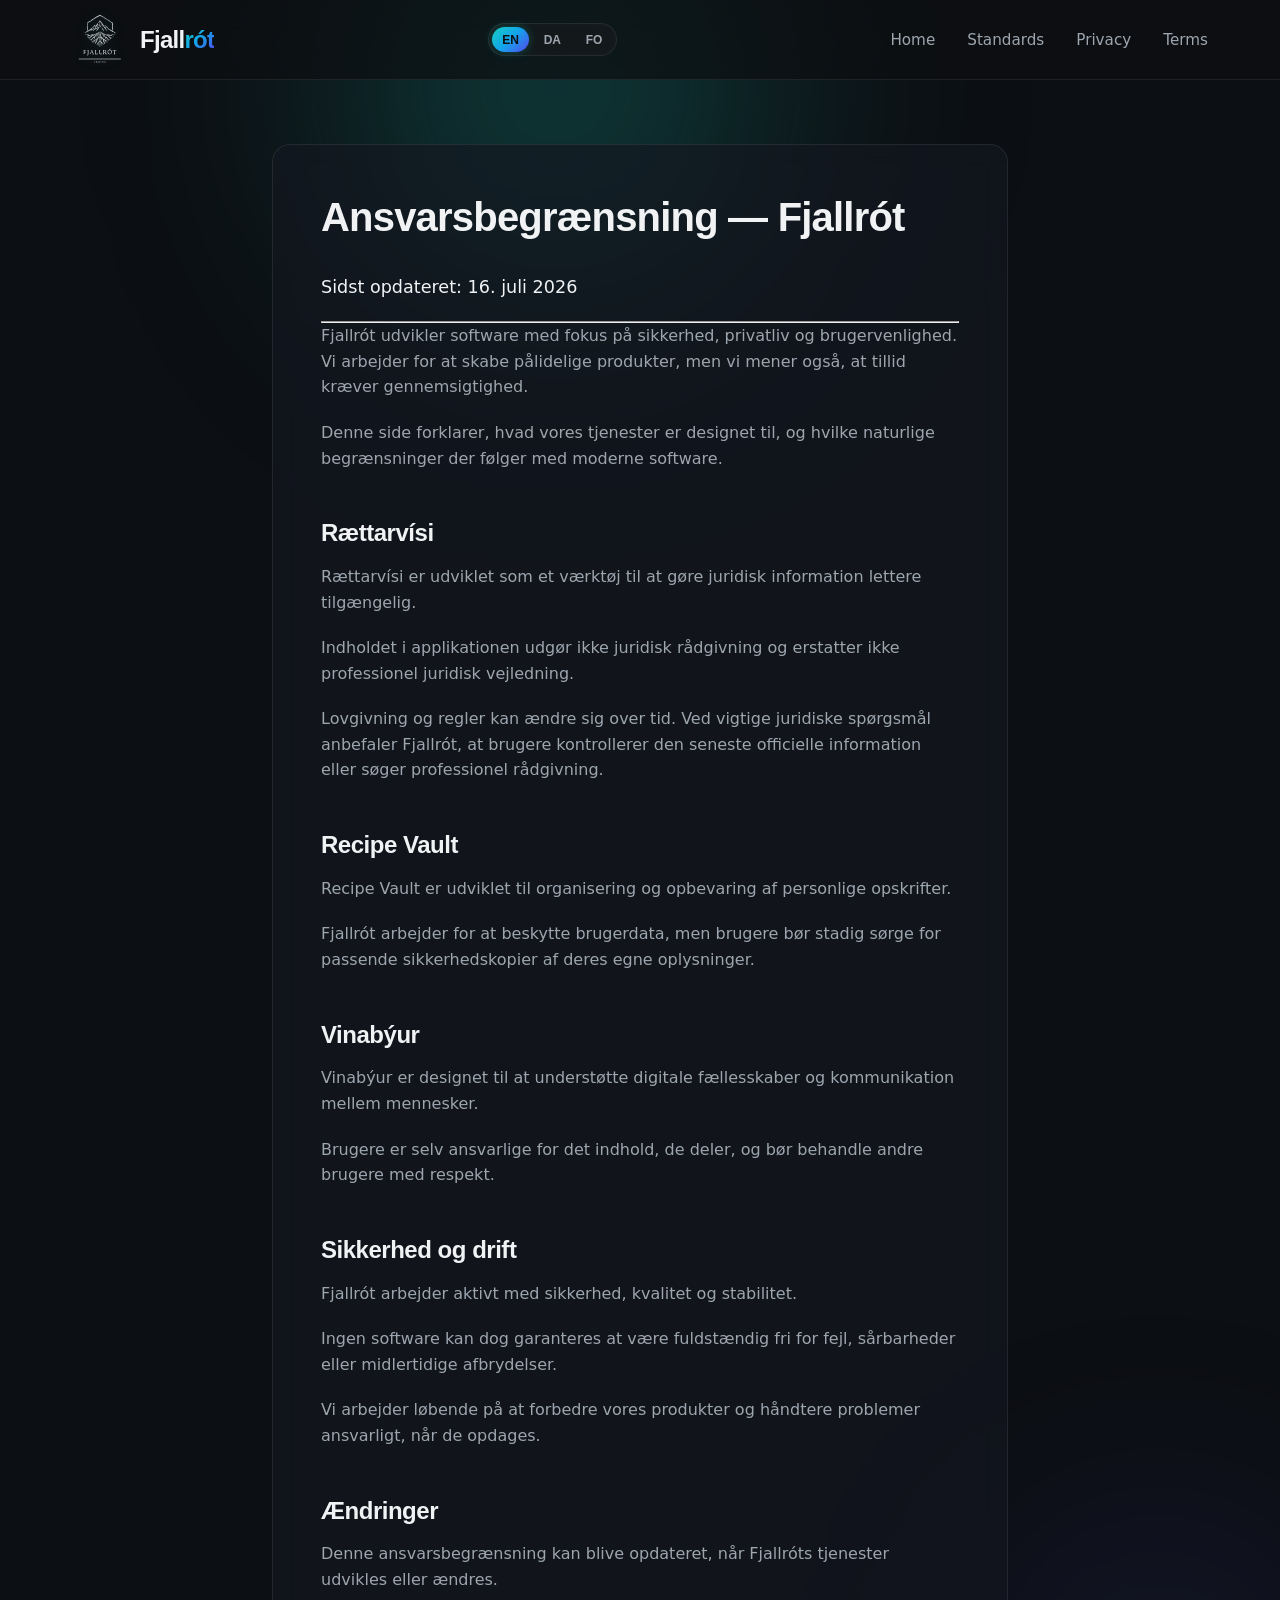
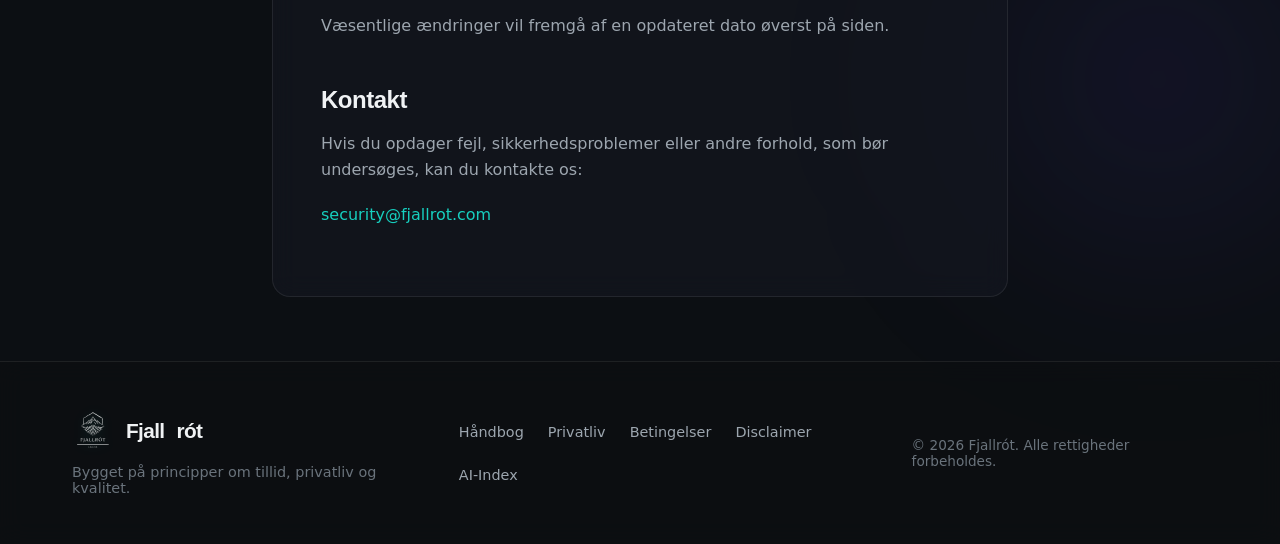
<file: legal/disclaimer.html>
<!DOCTYPE html>
<html lang="da">

<head>
    <meta charset="UTF-8">
    <meta http-equiv="Content-Security-Policy" content="default-src 'self'; script-src 'self' https://static.cloudflareinsights.com; style-src 'self'; img-src 'self' data:; connect-src 'self' https://cloudflareinsights.com; manifest-src 'self'; object-src 'none'; base-uri 'self'; form-action 'self'; upgrade-insecure-requests">
    <meta name="referrer" content="no-referrer">
    <meta name="viewport" content="width=device-width, initial-scale=1.0">

    <title>Ansvarsbegrænsning — Fjallrót</title>

    <meta name="description" content="Ansvarsbegrænsning for Fjallróts tjenester og applikationer. Gennemsigtighed om software, sikkerhed og ansvar.">

    <!-- PWA & Mobile Meta -->
    <link rel="manifest" href="/manifest.webmanifest">
    <meta name="theme-color" content="#0d0f12">

    <link rel="icon" type="image/svg+xml" href="/assets/images/logo6-1.svg">
    <link rel="apple-touch-icon" href="/assets/images/logo6-1.svg">

    <!-- Core Stylesheet -->
    <link rel="stylesheet" href="/assets/css/style.css">
</head>

<body>

    <header>
        <div class="container header-container">

            <a href="/" class="logo-link">
                <img src="/assets/images/logo6-1.svg" alt="Fjallrót Logo" class="logo-img" width="56" height="56">
                <div class="logo-text">Fjall<span>rót</span></div>
            </a>

            <button class="burger-menu" aria-label="Menu" aria-expanded="false">
      <span class="burger-line"></span>
      <span class="burger-line"></span>
      <span class="burger-line"></span>
    </button>

            <nav>
                <ul class="nav-links">
                    <li><a href="/" data-i18n="nav_home">Hjem</a></li>
                    <li><a href="/standard.html" data-i18n="nav_standards">Standarder</a></li>
                    <li><a href="/privacy.html" data-i18n="nav_privacy">Privatliv</a></li>
                    <li><a href="/terms.html" data-i18n="nav_terms">Betingelser</a></li>
                </ul>
            </nav>

        </div>
    </header>


    <main class="container legal-content">

        <article class="markdown-body">

            <h1>Ansvarsbegrænsning — Fjallrót</h1>

            <p class="legal-updated">
                Sidst opdateret: 16. juli 2026
            </p>

            <hr>

            <p>
                Fjallrót udvikler software med fokus på sikkerhed, privatliv og brugervenlighed. Vi arbejder for at skabe pålidelige produkter, men vi mener også, at tillid kræver gennemsigtighed.
            </p>

            <p>
                Denne side forklarer, hvad vores tjenester er designet til, og hvilke naturlige begrænsninger der følger med moderne software.
            </p>


            <h2>Rættarvísi</h2>

            <p>
                Rættarvísi er udviklet som et værktøj til at gøre juridisk information lettere tilgængelig.
            </p>

            <p>
                Indholdet i applikationen udgør ikke juridisk rådgivning og erstatter ikke professionel juridisk vejledning.
            </p>

            <p>
                Lovgivning og regler kan ændre sig over tid. Ved vigtige juridiske spørgsmål anbefaler Fjallrót, at brugere kontrollerer den seneste officielle information eller søger professionel rådgivning.
            </p>


            <h2>Recipe Vault</h2>

            <p>
                Recipe Vault er udviklet til organisering og opbevaring af personlige opskrifter.
            </p>

            <p>
                Fjallrót arbejder for at beskytte brugerdata, men brugere bør stadig sørge for passende sikkerhedskopier af deres egne oplysninger.
            </p>


            <h2>Vinabýur</h2>

            <p>
                Vinabýur er designet til at understøtte digitale fællesskaber og kommunikation mellem mennesker.
            </p>

            <p>
                Brugere er selv ansvarlige for det indhold, de deler, og bør behandle andre brugere med respekt.
            </p>


            <h2>Sikkerhed og drift</h2>

            <p>
                Fjallrót arbejder aktivt med sikkerhed, kvalitet og stabilitet.
            </p>

            <p>
                Ingen software kan dog garanteres at være fuldstændig fri for fejl, sårbarheder eller midlertidige afbrydelser.
            </p>

            <p>
                Vi arbejder løbende på at forbedre vores produkter og håndtere problemer ansvarligt, når de opdages.
            </p>


            <h2>Ændringer</h2>

            <p>
                Denne ansvarsbegrænsning kan blive opdateret, når Fjallróts tjenester udvikles eller ændres.
            </p>

            <p>
                Væsentlige ændringer vil fremgå af en opdateret dato øverst på siden.
            </p>


            <h2>Kontakt</h2>

            <p>
                Hvis du opdager fejl, sikkerhedsproblemer eller andre forhold, som bør undersøges, kan du kontakte os:
            </p>

            <p>
                <a href="mailto:security@fjallrot.com">
security@fjallrot.com
</a>
            </p>


        </article>

    </main>


    <footer>
        <div class="container footer-container">

            <div class="footer-brand">

                <a href="/" class="logo-link">
                    <img src="/assets/images/logo6-1.svg" alt="Fjallrót Logo" class="logo-img footer-logo-img" width="42" height="42"> Fjall
                    <span>rót</span>
                </a>

                <div class="tagline">
                    Bygget på principper om tillid, privatliv og kvalitet.
                </div>

            </div>


            <ul class="footer-links">

                <li>
                    <a href="/standard.html">Håndbog</a>
                </li>

                <li>
                    <a href="/privacy.html">Privatliv</a>
                </li>

                <li>
                    <a href="/terms.html">Betingelser</a>
                </li>

                <li>
                    <a href="/legal/disclaimer.html">
Disclaimer
</a>
                </li>

                <li>
                    <a href="/llms.txt">
AI-Index
</a>
                </li>

            </ul>


            <div class="footer-copy">
                &copy; 2026 Fjallrót. Alle rettigheder forbeholdes.
            </div>


        </div>
    </footer>


    <script src="/assets/js/translations.js"></script>
    <script src="/assets/js/main.js" defer></script>

</body>

</html>
</file>
<file: assets/css/style.css>
/* ==========================================
   FJALLRÓT DESIGN SYSTEM
========================================== */

:root {
    /* Colors */
    --bg-obsidian: hsl(215, 22%, 6%);
    --bg-card: rgba(20, 24, 33, 0.65);
    --bg-card-hover: rgba(26, 32, 44, 0.8);
    --border-glass: rgba(255, 255, 255, 0.08);
    --border-glass-hover: rgba(20, 241, 217, 0.25);
    --text-primary: hsl(210, 15%, 95%);
    --text-secondary: hsl(210, 10%, 65%);
    --text-muted: hsl(210, 8%, 45%);
    /* Fjallrót Colors */
    --accent-teal: hsl(175, 80%, 45%);
    --accent-teal-glow: hsla(175, 80%, 45%, 0.35);
    --accent-blue: hsl(200, 85%, 50%);
    --accent-indigo: hsl(245, 80%, 60%);
    /* Gradients */
    --gradient-aurora: linear-gradient( 135deg, var(--accent-teal), var(--accent-blue), var(--accent-indigo));
    --gradient-text: linear-gradient( 135deg, #ffffff 30%, var(--accent-teal) 70%, var(--accent-blue));
    --gradient-glow: radial-gradient( circle, var(--accent-teal-glow) 0%, transparent 70%);
    /* Typography */
    --font-heading: ui-rounded, "Arial Rounded MT Bold", "Segoe UI", sans-serif;
    --font-body: Inter, ui-sans-serif, system-ui, -apple-system, BlinkMacSystemFont, "Segoe UI", sans-serif;
    /* Layout */
    --container-max-width: 1200px;
    --header-height: 80px;
    /* Animation */
    --transition-smooth: all 0.3s cubic-bezier(0.25, 0.8, 0.25, 1);
    --transition-quick: all 0.15s ease;
    /* Shadows */
    --shadow-neon: 0 0 20px var(--accent-teal-glow);
    --shadow-card: 0 8px 32px rgba(0, 0, 0, 0.37);
}


/* ==========================================
   RESET
========================================== */

*,
*::before,
*::after {
    box-sizing: border-box;
    margin: 0;
    padding: 0;
}

html {
    scroll-behavior: smooth;
    font-size: 16px;
    background-color: var(--bg-obsidian);
    color: var(--text-primary);
    font-family: var(--font-body);
    -webkit-font-smoothing: antialiased;
}

body {
    min-height: 100vh;
    display: flex;
    flex-direction: column;
    overflow-x: hidden;
    position: relative;
}


/* ==========================================
   BACKGROUND EFFECTS
========================================== */

body::before {
    content: "";
    position: absolute;
    top: -10%;
    left: 20%;
    width: 600px;
    height: 600px;
    background: var(--gradient-glow);
    border-radius: 50%;
    z-index: -2;
    filter: blur(120px);
    pointer-events: none;
}

body::after {
    content: "";
    position: absolute;
    bottom: 10%;
    right: -10%;
    width: 500px;
    height: 500px;
    background: radial-gradient( circle, hsla(245, 80%, 60%, 0.15), transparent 70%);
    border-radius: 50%;
    z-index: -2;
    filter: blur(100px);
    pointer-events: none;
}


/* ==========================================
   TYPOGRAPHY
========================================== */

h1,
h2,
h3,
h4,
h5,
h6 {
    font-family: var(--font-heading);
    font-weight: 700;
    line-height: 1.2;
    letter-spacing: -0.02em;
}

p {
    line-height: 1.6;
    color: var(--text-secondary);
}

a {
    color: var(--accent-teal);
    text-decoration: none;
    transition: var(--transition-quick);
}

a:hover {
    color: var(--text-primary);
    text-shadow: 0 0 8px var(--accent-teal-glow);
}


/* ==========================================
   SCROLLBAR
========================================== */

::-webkit-scrollbar {
    width: 8px;
    height: 8px;
}

::-webkit-scrollbar-track {
    background: var(--bg-obsidian);
}

::-webkit-scrollbar-thumb {
    background: rgba(255, 255, 255, 0.1);
    border-radius: 4px;
}

::-webkit-scrollbar-thumb:hover {
    background: var(--accent-teal);
}


/* ==========================================
  CONTAINER
========================================== */

.container {
    width: 100%;
    max-width: var(--container-max-width);
    margin: 0 auto;
    padding: 0 2rem;
}


/* ==========================================
   HEADER & NAVIGATION
========================================== */

header {
    position: sticky;
    top: 0;
    width: 100%;
    height: var(--header-height);
    z-index: 100;
    backdrop-filter: blur(16px);
    background: rgba(13, 15, 18, 0.7);
    border-bottom: 1px solid var(--border-glass);
    transition: var(--transition-smooth);
}

header.header-scrolled {
    box-shadow: var(--shadow-neon), var(--shadow-card);
    border-color: rgba(20, 241, 217, 0.15);
}

.header-container {
    display: flex;
    align-items: center;
    justify-content: space-between;
    height: 100%;
}


/* Logo */

.logo-link {
    display: flex;
    align-items: center;
    gap: .75rem;
    font-family: var(--font-heading);
    font-weight: 800;
    font-size: 1.5rem;
    color: var(--text-primary);
    letter-spacing: -.03em;
}

.logo-link:hover {
    text-shadow: none;
}

.logo-img {
    width: 56px;
    height: 56px;
    object-fit: contain;
    filter: brightness(0) invert(1) drop-shadow(0 0 6px rgba(20, 241, 217, .22));
}

.footer-logo-img {
    width: 42px;
    height: 42px;
}

.logo-text span {
    background: var(--gradient-aurora);
    -webkit-background-clip: text;
    -webkit-text-fill-color: transparent;
}


/* Navigation */

.nav-links {
    display: flex;
    list-style: none;
    gap: 2rem;
}

.nav-links a {
    font-size: .95rem;
    font-weight: 500;
    color: var(--text-secondary);
    position: relative;
    padding: .5rem 0;
}

.nav-links a::after {
    content: "";
    position: absolute;
    bottom: 0;
    left: 0;
    width: 0;
    height: 2px;
    background: var(--gradient-aurora);
    transition: var(--transition-smooth);
}

.nav-links a:hover {
    color: var(--text-primary);
}

.nav-links a:hover::after,
.nav-links a.active::after {
    width: 100%;
}

.nav-links a.active {
    color: var(--text-primary);
}


/* Burger */

.burger-menu {
    display: none;
    background: none;
    border: none;
    cursor: pointer;
    padding: .5rem;
}

.burger-line {
    display: block;
    width: 24px;
    height: 2px;
    background: var(--text-primary);
    margin: 5px 0;
    transition: var(--transition-smooth);
}

.burger-menu[aria-expanded="true"] .burger-line:nth-child(1) {
    transform: translateY(7px) rotate(45deg);
}

.burger-menu[aria-expanded="true"] .burger-line:nth-child(2) {
    opacity: 0;
}

.burger-menu[aria-expanded="true"] .burger-line:nth-child(3) {
    transform: translateY(-7px) rotate(-45deg);
}

.legal-content {
    max-width: 800px;
    padding-top: 4rem;
    padding-bottom: 4rem;
}

.legal-updated {
    color: var(--text-primary);
    font-size: 1.1rem;
}


/* Language switcher */

.lang-switcher {
    display: flex;
    gap: .25rem;
    background: rgba(255, 255, 255, .03);
    border: 1px solid var(--border-glass);
    border-radius: 20px;
    padding: 3px;
    backdrop-filter: blur(8px);
}

.lang-switcher button {
    background: none;
    border: none;
    color: var(--text-secondary);
    font-family: var(--font-heading);
    font-weight: 700;
    font-size: .75rem;
    padding: .35rem .65rem;
    border-radius: 16px;
    cursor: pointer;
    transition: var(--transition-quick);
}

.lang-switcher button:hover {
    color: var(--text-primary);
}

.lang-switcher button.active {
    background: var(--gradient-aurora);
    color: #0d0f12;
    box-shadow: 0 0 10px rgba(20, 241, 217, .25);
}


/* ==========================================
   BUTTONS
========================================== */

.btn {
    display: inline-flex;
    align-items: center;
    justify-content: center;
    padding: .75rem 1.5rem;
    border-radius: 8px;
    font-weight: 600;
    font-size: .95rem;
    font-family: var(--font-heading);
    cursor: pointer;
    transition: var(--transition-smooth);
    gap: .5rem;
}

.btn-primary {
    background: var(--gradient-aurora);
    color: #000;
    border: none;
    box-shadow: var(--shadow-neon);
}

.btn-primary:hover {
    transform: translateY(-2px);
    box-shadow: 0 0 30px hsla(175, 80%, 45%, .6);
    color: #000;
    text-shadow: none;
}

.btn-secondary {
    background: var(--bg-card);
    color: var(--text-primary);
    border: 1px solid var(--border-glass);
    backdrop-filter: blur(8px);
}

.btn-secondary:hover {
    border-color: var(--accent-teal);
    background: var(--bg-card-hover);
    transform: translateY(-2px);
}


/* ==========================================
   HERO
========================================== */

.hero {
    padding: 8rem 0 5rem;
    text-align: center;
    position: relative;
    flex: 1;
}

.hero-gradient-overlay {
    position: absolute;
    top: 50%;
    left: 50%;
    transform: translate(-50%, -50%);
    width: 80%;
    height: 80%;
    background: var(--gradient-glow);
    z-index: -1;
    filter: blur(100px);
    opacity: .5;
    pointer-events: none;
}

.hero h1 {
    font-size: 4rem;
    font-weight: 800;
    letter-spacing: -.04em;
    margin-bottom: 1.5rem;
    background: var(--gradient-text);
    -webkit-background-clip: text;
    -webkit-text-fill-color: transparent;
    line-height: 1.15;
}

.hero .subtitle {
    font-size: 1.25rem;
    max-width: 700px;
    margin: 0 auto 2.5rem;
    color: var(--text-secondary);
}

.hero-actions {
    display: flex;
    gap: 1.5rem;
    justify-content: center;
}


/* ==========================================
   CARDS
========================================== */

.card-grid {
    display: grid;
    grid-template-columns: repeat(auto-fit, minmax(280px, 1fr));
    gap: 2rem;
    margin-top: 3rem;
}

.card {
    background: var(--bg-card);
    border: 1px solid var(--border-glass);
    border-radius: 16px;
    padding: 2rem;
    backdrop-filter: blur(12px);
    box-shadow: var(--shadow-card);
    transition: var(--transition-smooth);
}

.card:hover {
    transform: translateY(-6px);
    border-color: var(--border-glass-hover);
    background: var(--bg-card-hover);
}

.card h3 {
    margin-bottom: 1rem;
    font-size: 1.35rem;
}

.card p {
    color: var(--text-secondary);
}


/* ==========================================
   PRODUCT CARDS
========================================== */

.product-card {
    display: flex;
    flex-direction: column;
    height: 100%;
}

.product-card .icon {
    width: 56px;
    height: 56px;
    display: flex;
    align-items: center;
    justify-content: center;
    border-radius: 14px;
    margin-bottom: 1.5rem;
    background: var(--gradient-aurora);
    color: #000;
    font-size: 1.5rem;
}

.product-card h3 {
    margin-bottom: .75rem;
}

.product-card .read-more {
    margin-top: auto;
    padding-top: 1.5rem;
}


/* ==========================================
   STANDARD DOCUMENT VIEWER
========================================== */

.standard-layout {
    display: grid;
    grid-template-columns: 260px 1fr;
    gap: 3rem;
    padding: 4rem 0;
}

.sidebar-menu {
    position: sticky;
    top: 110px;
    height: max-content;
}

.sidebar-menu button {
    width: 100%;
    text-align: left;
    padding: .75rem 1rem;
    margin-bottom: .35rem;
    background: transparent;
    border: none;
    border-radius: 8px;
    color: var(--text-secondary);
    cursor: pointer;
    transition: var(--transition-quick);
}

.sidebar-menu button:hover {
    background: rgba(255, 255, 255, .04);
    color: var(--text-primary);
}

.sidebar-menu button.active {
    background: rgba(20, 241, 217, .12);
    color: var(--accent-teal);
}


/* ==========================================
   MARKDOWN CONTENT
========================================== */

.markdown-body {
    background: var(--bg-card);
    border: 1px solid var(--border-glass);
    border-radius: 18px;
    padding: 3rem;
    backdrop-filter: blur(12px);
}

.markdown-body h1 {
    font-size: 2.5rem;
    margin-bottom: 2rem;
}

.markdown-body h2 {
    margin-top: 3rem;
    margin-bottom: 1rem;
}

.markdown-body h3 {
    margin-top: 2rem;
}

.markdown-body p {
    margin-bottom: 1.25rem;
}

.markdown-body ul {
    margin: 1rem 0 1.5rem 1.5rem;
}

.markdown-body li {
    margin-bottom: .5rem;
}


/* Code blocks */

.markdown-body code {
    font-family: monospace;
    background: rgba(255, 255, 255, .06);
    padding: .15rem .4rem;
    border-radius: 5px;
}

.markdown-body pre {
    background: rgba(0, 0, 0, .35);
    border: 1px solid var(--border-glass);
    padding: 1.25rem;
    border-radius: 12px;
    overflow-x: auto;
    margin: 1.5rem 0;
}

.markdown-body pre code {
    background: none;
    padding: 0;
}


/* Blockquotes */

.markdown-body blockquote {
    border-left: 3px solid var(--accent-teal);
    padding-left: 1.5rem;
    margin: 1.5rem 0;
    color: var(--text-secondary);
}


/* Links inside documents */

.markdown-body a {
    color: var(--accent-teal);
}


/* ==========================================
   LOADING
========================================== */

.spinner-container {
    display: flex;
    flex-direction: column;
    align-items: center;
    justify-content: center;
    min-height: 300px;
}

.spinner {
    width: 45px;
    height: 45px;
    border-radius: 50%;
    border: 3px solid rgba(255, 255, 255, .15);
    border-top-color: var(--accent-teal);
    animation: spin 1s linear infinite;
}

.loading-text {
    margin-top: 1rem;
}

@keyframes spin {
    from {
        transform: rotate(0deg);
    }
    to {
        transform: rotate(360deg);
    }
}


/* ==========================================
   FOOTER
========================================== */

footer {
    margin-top: auto;
    padding: 3rem 0;
    border-top: 1px solid var(--border-glass);
    background: rgba(13, 15, 18, .55);
    backdrop-filter: blur(12px);
}

.footer-container {
    display: flex;
    align-items: center;
    justify-content: space-between;
    gap: 2rem;
}

.footer-brand {
    display: flex;
    flex-direction: column;
    gap: .75rem;
}

.footer-brand .logo-link {
    font-size: 1.3rem;
}

.tagline {
    color: var(--text-muted);
    font-size: .9rem;
}

.footer-links {
    display: flex;
    list-style: none;
    gap: 1.5rem;
    flex-wrap: wrap;
}

.footer-links a {
    color: var(--text-secondary);
    font-size: .9rem;
}

.footer-links a:hover {
    color: var(--accent-teal);
}

.footer-copy {
    color: var(--text-muted);
    font-size: .85rem;
}


/* ==========================================
   404 PAGE
========================================== */

.not-found {
    min-height: calc(100vh - var(--header-height));
    display: flex;
    align-items: center;
    justify-content: center;
    text-align: center;
}

.not-found h1 {
    font-size: 6rem;
    background: var(--gradient-text);
    -webkit-background-clip: text;
    -webkit-text-fill-color: transparent;
}

.not-found h2 {
    margin-top: 1rem;
    font-size: 2rem;
}

.not-found p {
    max-width: 600px;
    margin: 1.5rem auto 2.5rem;
}


/* ==========================================
   DOCUMENT ERROR
========================================== */

.document-error {
    padding: 3rem;
    text-align: center;
}

.document-error h2 {
    margin-bottom: 1rem;
}

.document-error p {
    margin-bottom: 2rem;
}


/* ==========================================
   RESPONSIVE
========================================== */

@media (max-width: 992px) {
    .hero {
        padding-top: 5rem;
    }
    .hero h1 {
        font-size: 3rem;
    }
    .standard-layout {
        grid-template-columns: 1fr;
    }
    .sidebar-menu {
        position: relative;
        top: 0;
    }
    .footer-container {
        flex-direction: column;
        align-items: flex-start;
    }
}

@media (max-width:768px) {
     :root {
        --header-height: 70px;
    }
    .container {
        padding: 0 1.25rem;
    }
    .burger-menu {
        display: block;
    }
    .nav-links {
        position: absolute;
        top: var(--header-height);
        left: 0;
        right: 0;
        display: none;
        flex-direction: column;
        padding: 1.5rem;
        background: rgba(13, 15, 18, .95);
        border-bottom: 1px solid var(--border-glass);
        backdrop-filter: blur(16px);
    }
    .nav-links.open {
        display: flex;
    }
    .lang-switcher {
        margin-left: auto;
        margin-right: 1rem;
    }
    .hero h1 {
        font-size: 2.4rem;
    }
    .hero .subtitle {
        font-size: 1.05rem;
    }
    .hero-actions {
        flex-direction: column;
        align-items: center;
    }
    .btn {
        width: 100%;
        max-width: 320px;
    }
    .markdown-body {
        padding: 1.5rem;
    }
    .markdown-body h1 {
        font-size: 2rem;
    }
}

@media (max-width:480px) {
    .logo-link {
        font-size: 1.2rem;
    }
    .logo-img {
        width: 45px;
        height: 45px;
    }
    .lang-switcher button {
        padding: .3rem .45rem;
    }
}


/* ==========================================
   ACCESSIBILITY
========================================== */

a:focus-visible,
button:focus-visible {
    outline: 3px solid var(--accent-teal);
    outline-offset: 3px;
}

button {
    font-family: inherit;
}


/* Respect reduced motion */

@media (prefers-reduced-motion: reduce) {
    *,
    *::before,
    *::after {
        animation-duration: .01ms !important;
        animation-iteration-count: 1 !important;
        transition-duration: .01ms !important;
        scroll-behavior: auto !important;
    }
}
</file>
